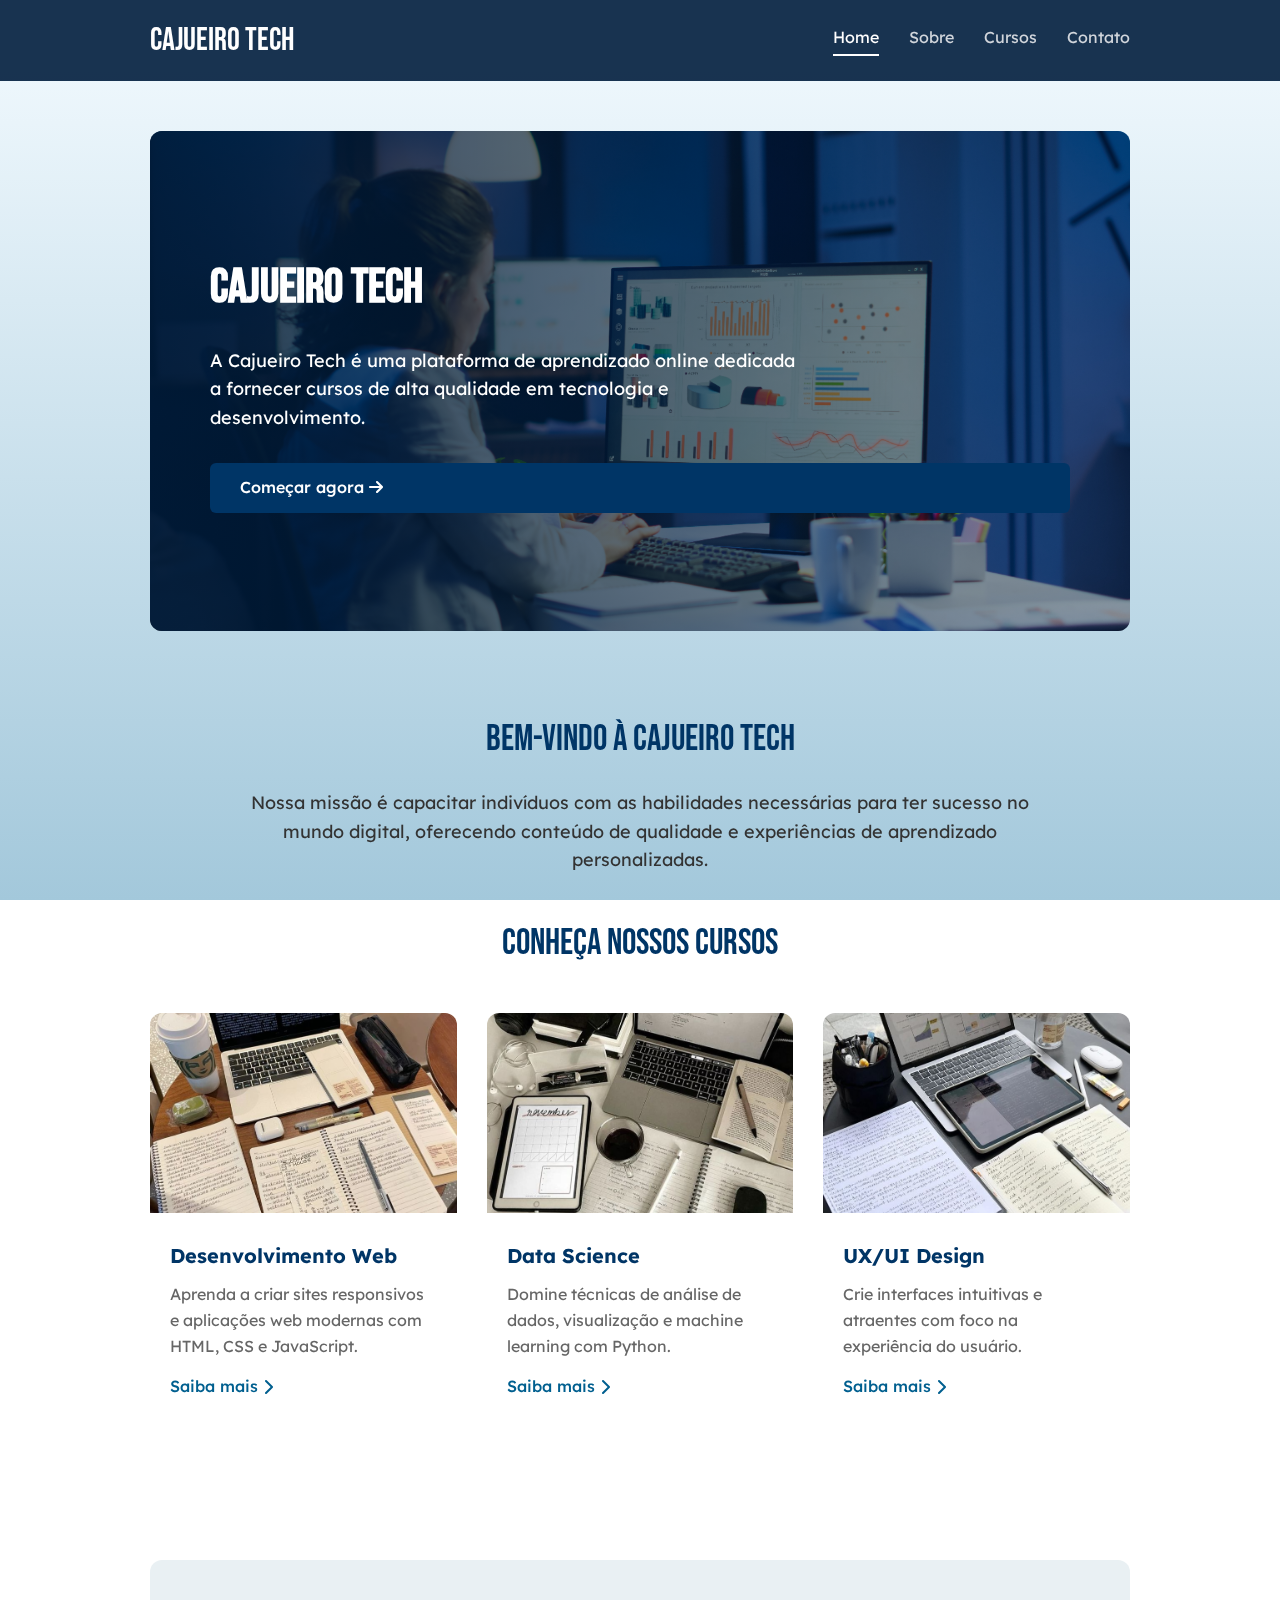
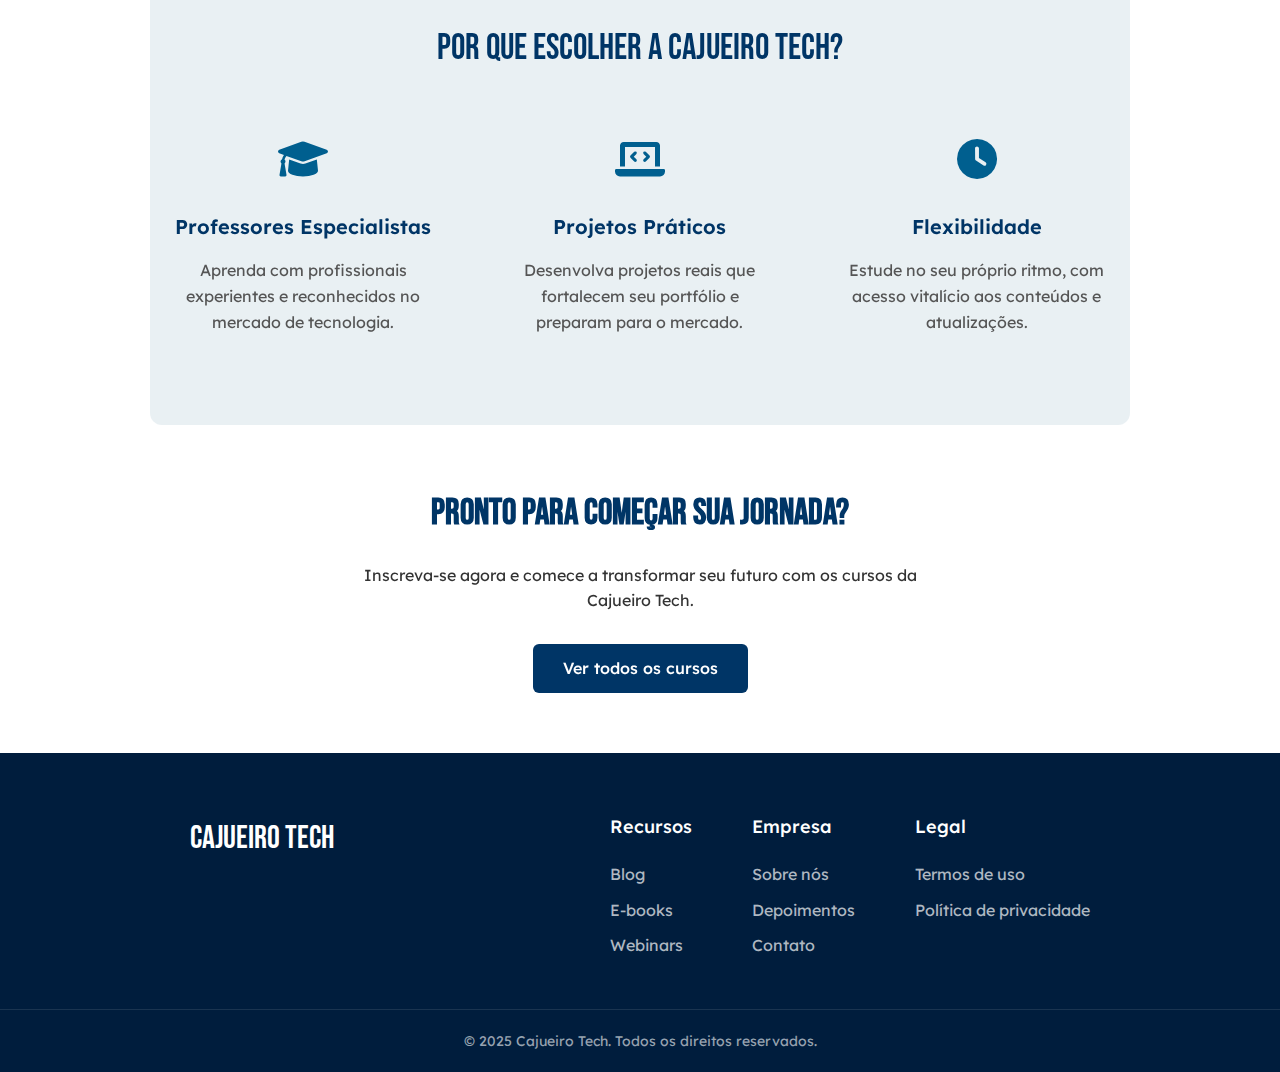
<file: index.html>
<!DOCTYPE html>
<html lang="pt-br">
<head>
    <meta charset="UTF-8">
    <meta name="viewport" content="width=device-width, initial-scale=1.0">
    <title>Cajueiro Tech - Página inicial</title>
    <link rel="preconnect" href="https://fonts.googleapis.com">
    <link rel="preconnect" href="https://fonts.gstatic.com" crossorigin>
    <link href="https://fonts.googleapis.com/css2?family=Bebas+Neue&display=swap" rel="stylesheet">
    <link href="https://fonts.googleapis.com/css2?family=Lexend+Deca:wght@100..900&display=swap" rel="stylesheet">
    <link rel="stylesheet" href="https://cdnjs.cloudflare.com/ajax/libs/font-awesome/6.0.0/css/all.min.css">
    <link rel="stylesheet" href="./CSS/inicio.css">
</head>


<body>
    <div class="floating-element floating-1"></div>
    <div class="floating-element floating-2"></div>
    
    <div class="hero-overlay">
        <header>
            <nav class="navbar">
                <div class="logo">Cajueiro Tech</div>
                <div class="nav-links">
                    <a href="index.html" class="active">Home</a>
                    <a href="sobre.html">Sobre</a>
                    <a href="cursos.html">Cursos</a>
                    <a href="contato.html">Contato</a>
                </div>
            </nav>
        </header>
    </div>

    <main>

        <div class="banner-container">
            <img src="./img/imagemprincipal.jpg" alt="Cajueiro Tech - Educação em Tecnologia" class="imagem-principal">
            <div class="banner-subtitulo">
                <h2>Cajueiro Tech</h2>
                <p>A Cajueiro Tech é uma plataforma de aprendizado online dedicada a fornecer cursos de alta qualidade em tecnologia e desenvolvimento.</p>
                <a href="cursos.html" class="botao">Começar agora <i class="fas fa-arrow-right"></i></a>
            </div>
        </div>

        <div class="container">
            <h1 class="titulo">Bem-vindo à Cajueiro Tech</h1>
            <p class="subtitulo">Nossa missão é capacitar indivíduos com as habilidades necessárias para ter sucesso no mundo digital, oferecendo conteúdo de qualidade e experiências de aprendizado personalizadas.</p>
            
            <h2 class="titulo">Conheça nossos cursos</h2>
            <div class="container-cursos">
                <div class="curso-card">
                    <img src="./img/curso1.jpg" alt="Desenvolvimento Web" class="curso-imagem">
                    <div class="curso-conteudo">
                        <h3>Desenvolvimento Web</h3>
                        <p>Aprenda a criar sites responsivos e aplicações web modernas com HTML, CSS e JavaScript.</p>
                        <a href="cursos.html" class="curso-link">Saiba mais <i class="fas fa-chevron-right"></i></a>
                    </div>
                </div>
                
                <div class="curso-card">
                    <img src="./img/curso2.jpg" alt="Data Science" class="curso-imagem">
                    <div class="curso-conteudo">
                        <h3>Data Science</h3>
                        <p>Domine técnicas de análise de dados, visualização e machine learning com Python.</p>
                        <a href="cursos.html" class="curso-link">Saiba mais <i class="fas fa-chevron-right"></i></a>
                    </div>
                </div>
                
                <div class="curso-card">
                    <img src="./img/curso3.jpg" alt="UX/UI Design" class="curso-imagem">
                    <div class="curso-conteudo">
                        <h3>UX/UI Design</h3>
                        <p>Crie interfaces intuitivas e atraentes com foco na experiência do usuário.</p>
                        <a href="cursos.html" class="curso-link">Saiba mais <i class="fas fa-chevron-right"></i></a>
                    </div>
                </div>
            </div>
        </div>

        <section class="secao-destaques">
            <h2 class="titulo">Por que escolher a Cajueiro Tech?</h2>
            <div class="destaques-grid">
                <div class="destaque-item">
                    <div class="destaque-icone">
                        <i class="fas fa-graduation-cap"></i>
                    </div>
                    <h3 class="destaque-titulo">Professores Especialistas</h3>
                    <p class="destaque-texto">Aprenda com profissionais experientes e reconhecidos no mercado de tecnologia.</p>
                </div>
                
                <div class="destaque-item">
                    <div class="destaque-icone">
                        <i class="fas fa-laptop-code"></i>
                    </div>
                    <h3 class="destaque-titulo">Projetos Práticos</h3>
                    <p class="destaque-texto">Desenvolva projetos reais que fortalecem seu portfólio e preparam para o mercado.</p>
                </div>
                
                <div class="destaque-item">
                    <div class="destaque-icone">
                        <i class="fas fa-clock"></i>
                    </div>
                    <h3 class="destaque-titulo">Flexibilidade</h3>
                    <p class="destaque-texto">Estude no seu próprio ritmo, com acesso vitalício aos conteúdos e atualizações.</p>
                </div>
            </div>
        </section>

        <div class="final">
            <h2>Pronto para começar sua jornada?</h2>
            <p>Inscreva-se agora e comece a transformar seu futuro com os cursos da Cajueiro Tech.</p>
            <a href="cursos.html" class="botao">Ver todos os cursos</a>
        </div>
    </main>

       <footer>
        <div class="footer-content">
            <div class="footer-logo">Cajueiro Tech</div>
            <div class="footer-links">
                <div class="footer-column">
                    <h3>Recursos</h3>
                    <a href="#">Blog</a>
                    <a href="#">E-books</a>
                    <a href="#">Webinars</a>
                </div>
                <div class="footer-column">
                    <h3>Empresa</h3>
                    <a href="#">Sobre nós</a>
                    <a href="#">Depoimentos</a>
                    <a href="#">Contato</a>
                </div>
                <div class="footer-column">
                    <h3>Legal</h3>
                    <a href="#">Termos de uso</a>
                    <a href="#">Política de privacidade</a>
                </div>
            </div>
        </div>
        <div class="copyright">
            &copy; 2025 Cajueiro Tech. Todos os direitos reservados.
        </div>
    </footer>
</body>
</html>
</file>
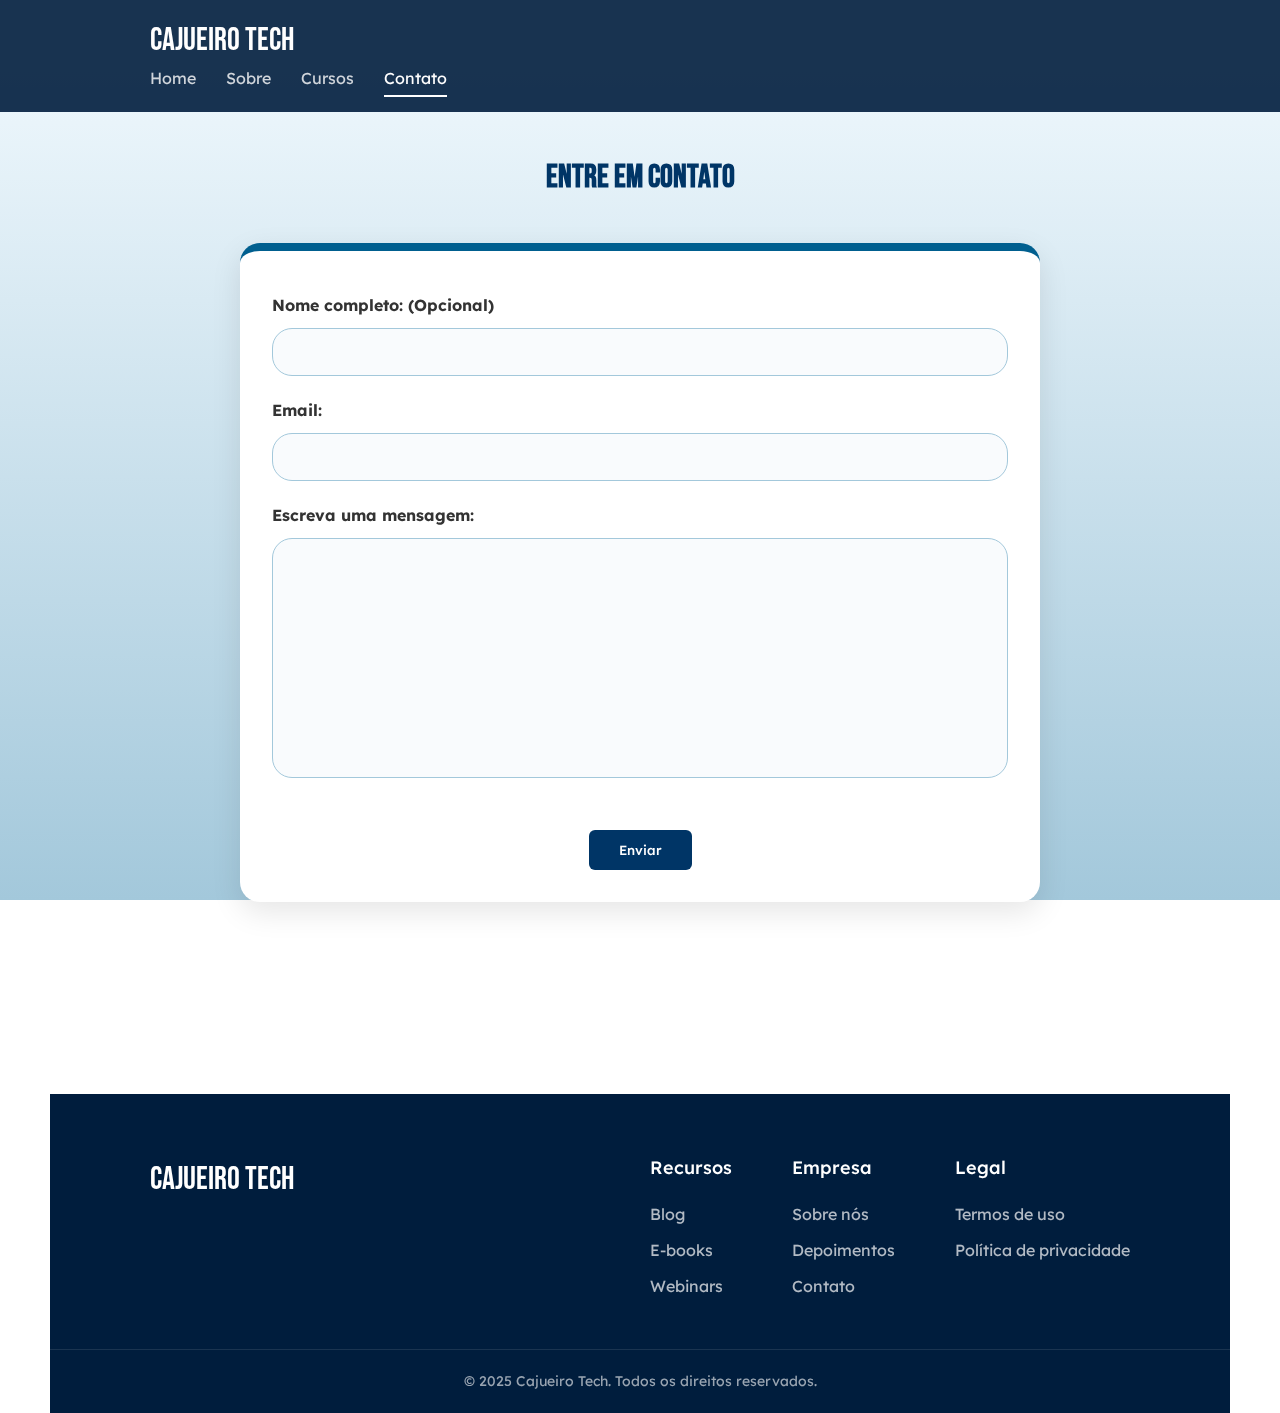
<file: contato.html>
<!DOCTYPE html>
<html lang="en">
<head>
    <meta charset="UTF-8">
    <meta name="viewport" content="width=device-width, initial-scale=1.0">
    <link rel="preconnect" href="https://fonts.googleapis.com">
    <link rel="preconnect" href="https://fonts.gstatic.com" crossorigin>
    <link href="https://fonts.googleapis.com/css2?family=Bebas+Neue&display=swap" rel="stylesheet">
    <link href="https://fonts.googleapis.com/css2?family=Lexend+Deca:wght@100..900&display=swap" rel="stylesheet">
    <link rel="stylesheet" href="https://cdnjs.cloudflare.com/ajax/libs/font-awesome/6.0.0/css/all.min.css">
    <link rel="stylesheet" href="./CSS/contato.css">
    <title>Cajueiro Tech - Contato</title>
</head>
<body>
    <header>
        <nav class="navbar">
            <div class="container">
                <div class="logo">Cajueiro Tech</div>
                <div class="nav-links">
                    <a href="index.html">Home</a>
                    <a href="sobre.html">Sobre</a>
                    <a href="cursos.html">Cursos</a>
                    <a href="contato.html" class="active">Contato</a>
                </div>
            </div>
        </nav>
    </header>
    <main>
        <h1>Entre em Contato</h1>
        <section class="contato-container">
            <div>
                <form action="https://formsubmit.co/guilherme.oliver@ba.estudante.senai.br" method="POST">
                    <div class="input-container">
                        <label for="Nome">Nome completo: (Opcional)</label>
                        <input type="text" name="Nome" autocomplete="off">
                    </div>
                    <div class="input-container">
                        <label for="email">Email:</label>
                        <input type="email" name="Email" id="email" autocomplete="off">
                    </div>
                    <div class="input-container">
                        <label for="message">Escreva uma mensagem:</label>
                        <textarea name="Mensagem" id="mensagem"></textarea><br>
                    </div>
                    <input type="hidden" name="_next" value="https://cajueiro-tech.netlify.app/contato">
                    <div id="botao-container">
                        <button type="submit" id="enviar">Enviar</button>
                    </div>
                </form>
            </div>
        </section>
    </main>
    <footer>
        <div class="footer-content">
            <div class="footer-logo">Cajueiro Tech</div>
            <div class="footer-links">
                <div class="footer-column">
                    <h3>Recursos</h3>
                    <a href="#">Blog</a>
                    <a href="#">E-books</a>
                    <a href="#">Webinars</a>
                </div>
                <div class="footer-column">
                    <h3>Empresa</h3>
                    <a href="#">Sobre nós</a>
                    <a href="#">Depoimentos</a>
                    <a href="#">Contato</a>
                </div>
                <div class="footer-column">
                    <h3>Legal</h3>
                    <a href="#">Termos de uso</a>
                    <a href="#">Política de privacidade</a>
                </div>
            </div>
        </div>
        <div class="copyright">
            &copy; 2025 Cajueiro Tech. Todos os direitos reservados.
        </div>
    </footer>
    <script>
        document.getElementById("enviar").addEventListener("click", function(event){
            let email = document.getElementById("email").value;
            let mensagem = document.getElementById("mensagem").value;
            if(!email.includes("@") || (!email.endsWith(".com") && !email.endsWith(".br"))){
                alert("Informe um email válido.");
                event.preventDefault();
            }else if (mensagem.length === 0){
                alert("É necessário enviar uma mensagem para entrar em contato.");
                event.preventDefault();
            } else {
                alert("Mensagem enviada com sucesso! Aguarde até entrarmos em contato por email.");
            }
        });
    </script>
</body>
</html>
</file>
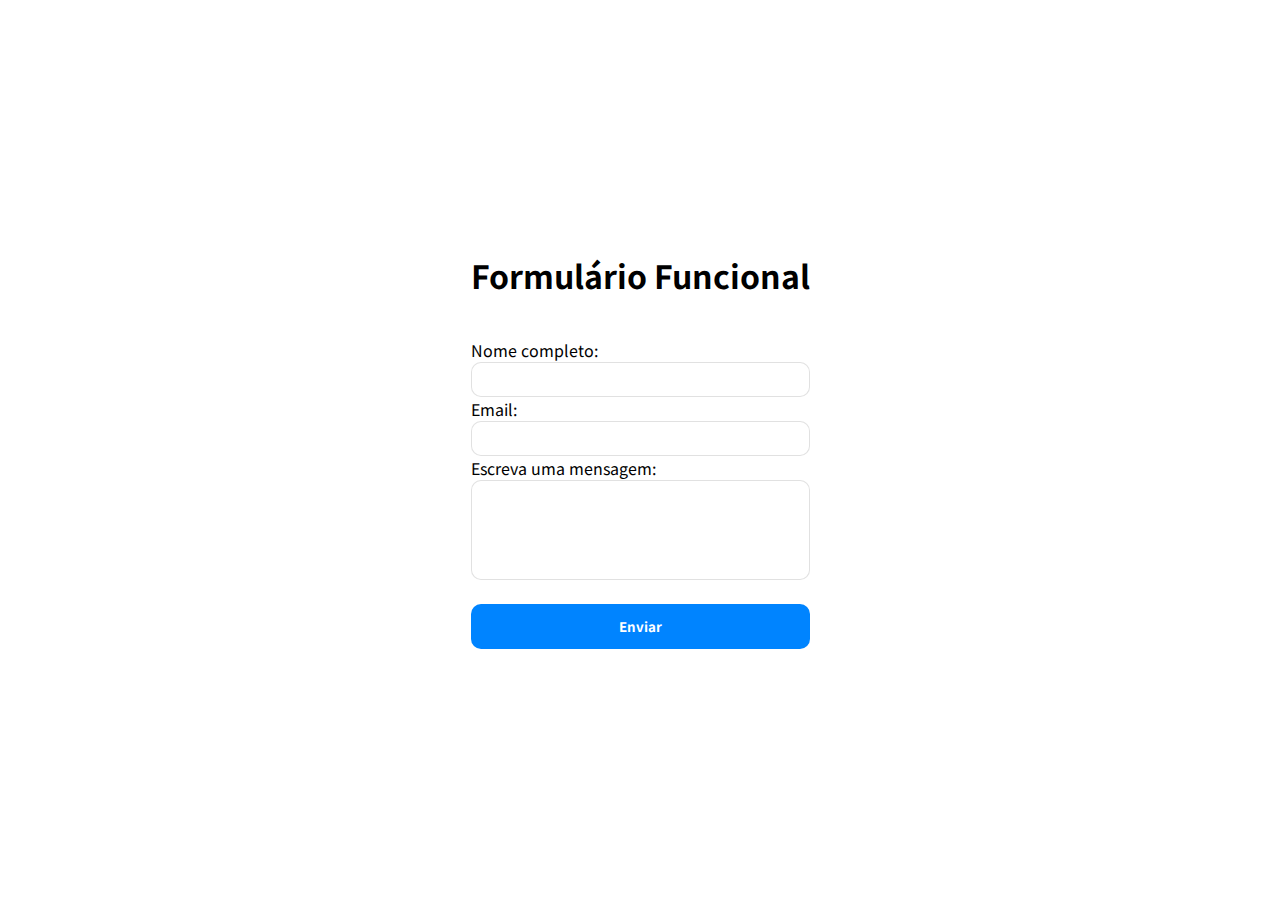
<file: formulario-funcional.html>
<!DOCTYPE html>
<html lang="en">
<head>
    <meta charset="UTF-8">
    <meta name="viewport" content="width=device-width, initial-scale=1.0">
    <link rel="preconnect" href="https://fonts.googleapis.com">
    <link rel="preconnect" href="https://fonts.gstatic.com" crossorigin>
    <link href="https://fonts.googleapis.com/css2?family=Noto+Sans+JP:wght@100..900&display=swap" rel="stylesheet">
    <title>Teste</title>
    <style>
        *{
            margin: 0;
            padding: 0;
            box-sizing: border-box;
            font-family: "Noto Sans JP";
        }
        body{
            display: flex;
            width: 100%;
            height: 100vh;
            justify-content: center;
            align-items: center;
        }
        main{
            display: flex;
            flex-direction: column;
            gap: 40px;
        }
        form{
            display: flex;
            flex-direction: column;
        }
        input{
            width: 100%;
            border: 1px solid rgba(0, 0, 0, 0.116);
            border-radius: 10px;
            height: 35px;
            padding: 0px 10px 0px 10px;
        }
        input:focus{
            outline: none;
        }
        textarea{
            width: 100%;
            border: 1px solid rgba(0, 0, 0, 0.116);
            border-radius: 10px;
            height: 100px;
            padding: 10px 10px 10px 10px;
            resize: none;
        }
        textarea:focus{
            outline: none;
        }
        button{
            border: none;
            height: 45px;
            border-radius: 10px;
            background-color: rgb(0, 132, 255);
            color: white;
            font-weight: bold;
            cursor: pointer;
        }
        button:hover{
            background-color: rgb(0, 97, 187);
        }
    </style>
</head>
<body>
  <!--
    Copiar somente essa parte a baixo
                                 ||
                                 ||
                                 \/
  -->
    <main>
        <h1>Formulário Funcional</h1>
        <form action="https://formsubmit.co/guilherme.oliver@ba.estudante.senai.br" method="POST">
            <label for="Nome">Nome completo:</label>
            <input type="text" name="Nome" autocomplete="off" required>
            <label for="email">Email:</label>
            <input type="email" name="Email" autocomplete="off" required>
            <label for="message">Escreva uma mensagem:</label>
            <textarea name="Mensagem"></textarea><br>
            <button type="submit">Enviar</button>
       </form>
    </main>
</body>
</html>
</file>
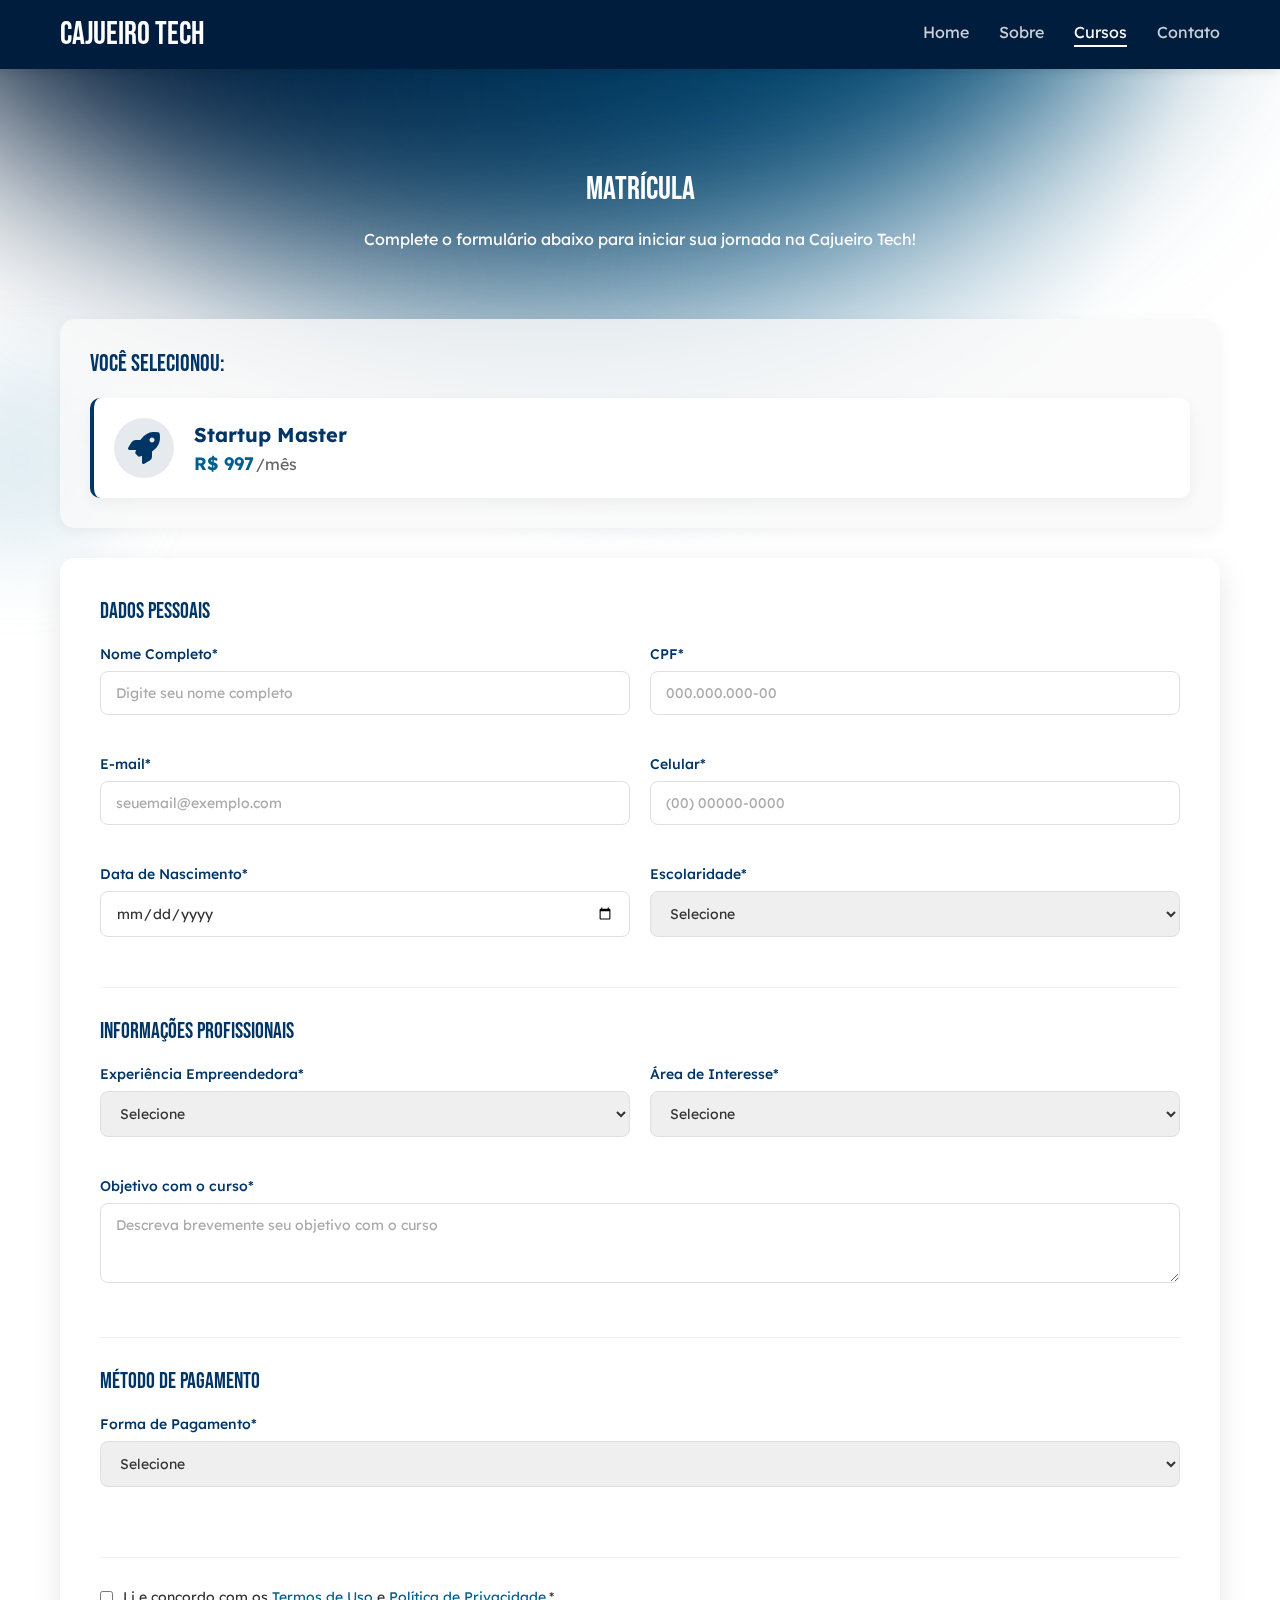
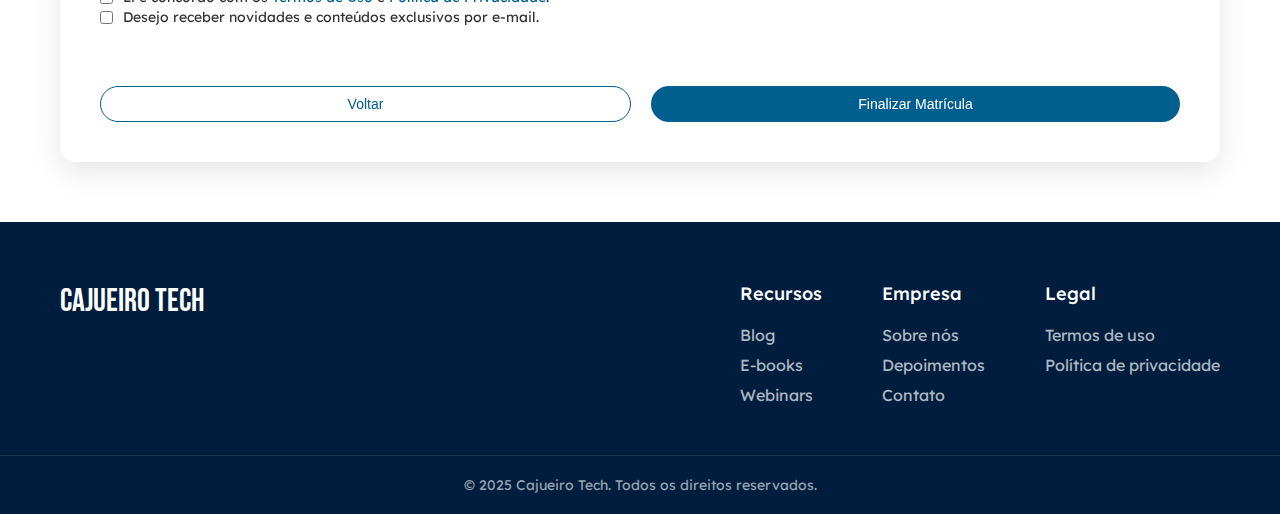
<file: matriculamaster.html>
<!DOCTYPE html>
<html lang="pt-br">
<head>
    <meta charset="UTF-8">
    <meta name="viewport" content="width=device-width, initial-scale=1.0">
    <title>Cajueiro Tech - Matrícula</title>
    <link rel="preconnect" href="https://fonts.googleapis.com">
    <link rel="preconnect" href="https://fonts.gstatic.com" crossorigin>
    <link href="https://fonts.googleapis.com/css2?family=Bebas+Neue&display=swap" rel="stylesheet">
    <link href="https://fonts.googleapis.com/css2?family=Lexend+Deca:wght@100..900&display=swap" rel="stylesheet">
    <link rel="stylesheet" href="https://cdnjs.cloudflare.com/ajax/libs/font-awesome/6.0.0/css/all.min.css">
    <link rel="stylesheet" href="./CSS/cursos.css">
    <link rel="stylesheet" href="./CSS/matriculamaster.css">
    <script src="./JS/matriculamaster.js"></script>
</head>

<body>
    <header>
        <nav class="navbar">
            <div class="container">
                <div class="logo">Cajueiro Tech</div>
                <div class="nav-links">
                    <a href="index.html">Home</a>
                    <a href="sobre.html">Sobre</a>
                    <a href="cursos.html" class="active">Cursos</a>
                    <a href="contato.html">Contato</a>
                </div>
            </div>
        </nav>
    </header>

    <div class="hero-section"></div>
    
    <div class="floating-element floating-2"></div>
    
    <div class="hero-overlay">
        <div class="hero-content">
            <h1 class="h1">Matrícula</h1>
            <p class="p">Complete o formulário abaixo para iniciar sua jornada na Cajueiro Tech!</p>
        </div>
    </div>

    <main>
        <div class="matricula-container">
            <div class="curso-selecionado">
                <div class="curso-info">
                    <h2>Você selecionou:</h2>
                    <div id="curso-card" class="curso-card">
                        <div class="curso-icon">
                            <i class="fas fa-rocket"></i>
                        </div>
                        <div class="curso-detalhes">
                            <h3 id="curso-nome">Startup Master</h3>
                            <p class="curso-valor"><span id="curso-valor">R$ 997</span><span class="mes">/mês</span></p>
                        </div>
                    </div>
                </div>
            </div>

            <div class="form-container">
                <form id="matricula-form" method="post" action="processa_matricula.php">
                    <input type="hidden" id="curso-id" name="curso-id" value="plus">
                    
                    <div class="form-section">
                        <h3 class="section-title">Dados Pessoais</h3>
                        
                        <div class="form-row">
                            <div class="form-group">
                                <label for="nome">Nome Completo*</label>
                                <input type="text" id="nome" name="nome" placeholder="Digite seu nome completo" required>
                                <span class="error-message" id="erro-nome"></span>
                            </div>
                            
                            <div class="form-group">
                                <label for="cpf">CPF*</label>
                                <input type="text" id="cpf" name="cpf" placeholder="000.000.000-00" required maxlength="14">
                                <span class="error-message" id="erro-cpf"></span>
                            </div>
                        </div>
                        
                        <div class="form-row">
                            <div class="form-group">
                                <label for="email">E-mail*</label>
                                <input type="email" id="email" name="email" placeholder="seuemail@exemplo.com" required>
                                <span class="error-message" id="erro-email"></span>
                            </div>
                            
                            <div class="form-group">
                                <label for="telefone">Celular*</label>
                                <input type="tel" id="telefone" name="telefone" placeholder="(00) 00000-0000" required maxlength="15">
                                <span class="error-message" id="erro-telefone"></span>
                            </div>
                        </div>
                        
                        <div class="form-row">
                            <div class="form-group">
                                <label for="data-nascimento">Data de Nascimento*</label>
                                <input type="date" id="data-nascimento" name="data-nascimento" required>
                                <span class="error-message" id="erro-data-nascimento"></span>
                            </div>
                            
                            <div class="form-group">
                                <label for="escolaridade">Escolaridade*</label>
                                <select id="escolaridade" name="escolaridade" required>
                                    <option value="">Selecione</option>
                                    <option value="medio">Ensino Médio</option>
                                    <option value="superior">Ensino Superior</option>
                                    <option value="pos">Pós-graduação</option>
                                    <option value="mestrado">Mestrado</option>
                                    <option value="doutorado">Doutorado</option>
                                </select>
                                <span class="error-message" id="erro-escolaridade"></span>
                            </div>
                        </div>
                    </div>
                    
                    <div class="form-section">
                        <h3 class="section-title">Informações Profissionais</h3>
                        
                        <div class="form-row">
                            <div class="form-group">
                                <label for="experiencia">Experiência Empreendedora*</label>
                                <select id="experiencia" name="experiencia" required>
                                    <option value="">Selecione</option>
                                    <option value="nenhuma">Nenhuma experiência prévia</option>
                                    <option value="iniciante">Iniciante (menos de 1 ano)</option>
                                    <option value="intermediario">Intermediário (1-3 anos)</option>
                                    <option value="avancado">Avançado (mais de 3 anos)</option>
                                </select>
                                <span class="error-message" id="erro-experiencia"></span>
                            </div>
                            
                            <div class="form-group">
                                <label for="area-interesse">Área de Interesse*</label>
                                <select id="area-interesse" name="area-interesse" required>
                                    <option value="">Selecione</option>
                                    <option value="tecnologia">Tecnologia</option>
                                    <option value="saude">Saúde</option>
                                    <option value="educacao">Educação</option>
                                    <option value="financas">Finanças</option>
                                    <option value="varejo">Varejo</option>
                                    <option value="servicos">Serviços</option>
                                    <option value="outro">Outro</option>
                                </select>
                                <span class="error-message" id="erro-area-interesse"></span>
                            </div>
                        </div>
                        
                        <div class="form-row">
                            <div class="form-group full-width">
                                <label for="objetivo">Objetivo com o curso*</label>
                                <textarea id="objetivo" name="objetivo" rows="3" placeholder="Descreva brevemente seu objetivo com o curso" required></textarea>
                                <span class="error-message" id="erro-objetivo"></span>
                            </div>
                        </div>
                    </div>
                    
                    <div class="form-section">
                        <h3 class="section-title">Método de Pagamento</h3>
                        
                        <div class="form-row">
                            <div class="form-group">
                                <label for="metodo-pagamento">Forma de Pagamento*</label>
                                <select id="metodo-pagamento" name="metodo-pagamento" required>
                                    <option value="">Selecione</option>
                                    <option value="cartao">Cartão de Crédito</option>
                                    <option value="boleto">Boleto Bancário</option>
                                    <option value="pix">PIX</option>
                                </select>
                                <span class="error-message" id="erro-metodo-pagamento"></span>
                            </div>
                        </div>
                        
                        <div id="campos-cartao" class="campos-pagamento" style="display: none;">
                            <div class="form-row">
                                <div class="form-group full-width">
                                    <label for="cartao-nome">Nome no Cartão*</label>
                                    <input type="text" id="cartao-nome" name="cartao-nome" placeholder="Nome como está no cartão">
                                    <span class="error-message" id="erro-cartao-nome"></span>
                                </div>
                            </div>
                            
                            <div class="form-row">
                                <div class="form-group">
                                    <label for="cartao-numero">Número do Cartão*</label>
                                    <input type="text" id="cartao-numero" name="cartao-numero" placeholder="0000 0000 0000 0000" maxlength="19">
                                    <span class="error-message" id="erro-cartao-numero"></span>
                                </div>
                                
                                <div class="form-group">
                                    <label for="cartao-validade">Validade*</label>
                                    <input type="text" id="cartao-validade" name="cartao-validade" placeholder="MM/AA" maxlength="5">
                                    <span class="error-message" id="erro-cartao-validade"></span>
                                </div>
                                
                                <div class="form-group">
                                    <label for="cartao-cvv">CVV*</label>
                                    <input type="text" id="cartao-cvv" name="cartao-cvv" placeholder="123" maxlength="3">
                                    <span class="error-message" id="erro-cartao-cvv"></span>
                                </div>
                            </div>
                        </div>
                        
                        <div id="campos-pix" class="campos-pagamento" style="display: none;">
                            <div class="pix-info">
                                <p>Após confirmar sua matrícula, você receberá um QR Code para pagamento via PIX.</p>
                            </div>
                        </div>
                        
                        <div id="campos-boleto" class="campos-pagamento" style="display: none;">
                            <div class="boleto-info">
                                <p>Após confirmar sua matrícula, você receberá o boleto por e-mail para pagamento em até 3 dias úteis.</p>
                            </div>
                        </div>
                    </div>
                    
                    <div class="form-section termos-section">
                        <div class="form-group check-group">
                            <input type="checkbox" id="termos" name="termos" required>
                            <label for="termos">Li e concordo com os <a href="#" class="link-termos">Termos de Uso</a> e <a href="#" class="link-termos">Política de Privacidade</a>.*</label>
                            <span class="error-message" id="erro-termos"></span>
                        </div>
                        
                        <div class="form-group check-group">
                            <input type="checkbox" id="newsletter" name="newsletter">
                            <label for="newsletter">Desejo receber novidades e conteúdos exclusivos por e-mail.</label>
                        </div>
                    </div>
                    
                    <div class="form-buttons">
                        <button type="button" class="button-outline" onclick="window.history.back()">Voltar</button>
                        <button type="submit" class="button" id="btn-matricular">Finalizar Matrícula</button>
                    </div>
                </form>
            </div>
        </div>
    </main>

    <footer>
        <div class="footer-content">
            <div class="footer-logo">Cajueiro Tech</div>
            <div class="footer-links">
                <div class="footer-column">
                    <h3>Recursos</h3>
                    <a href="#">Blog</a>
                    <a href="#">E-books</a>
                    <a href="#">Webinars</a>
                </div>
                <div class="footer-column">
                    <h3>Empresa</h3>
                    <a href="#">Sobre nós</a>
                    <a href="#">Depoimentos</a>
                    <a href="#">Contato</a>
                </div>
                <div class="footer-column">
                    <h3>Legal</h3>
                    <a href="#">Termos de uso</a>
                    <a href="#">Política de privacidade</a>
                </div>
            </div>
        </div>
        <div class="copyright">
            &copy; 2025 Cajueiro Tech. Todos os direitos reservados.
        </div>
    </footer>

</body>
</html>
</file>
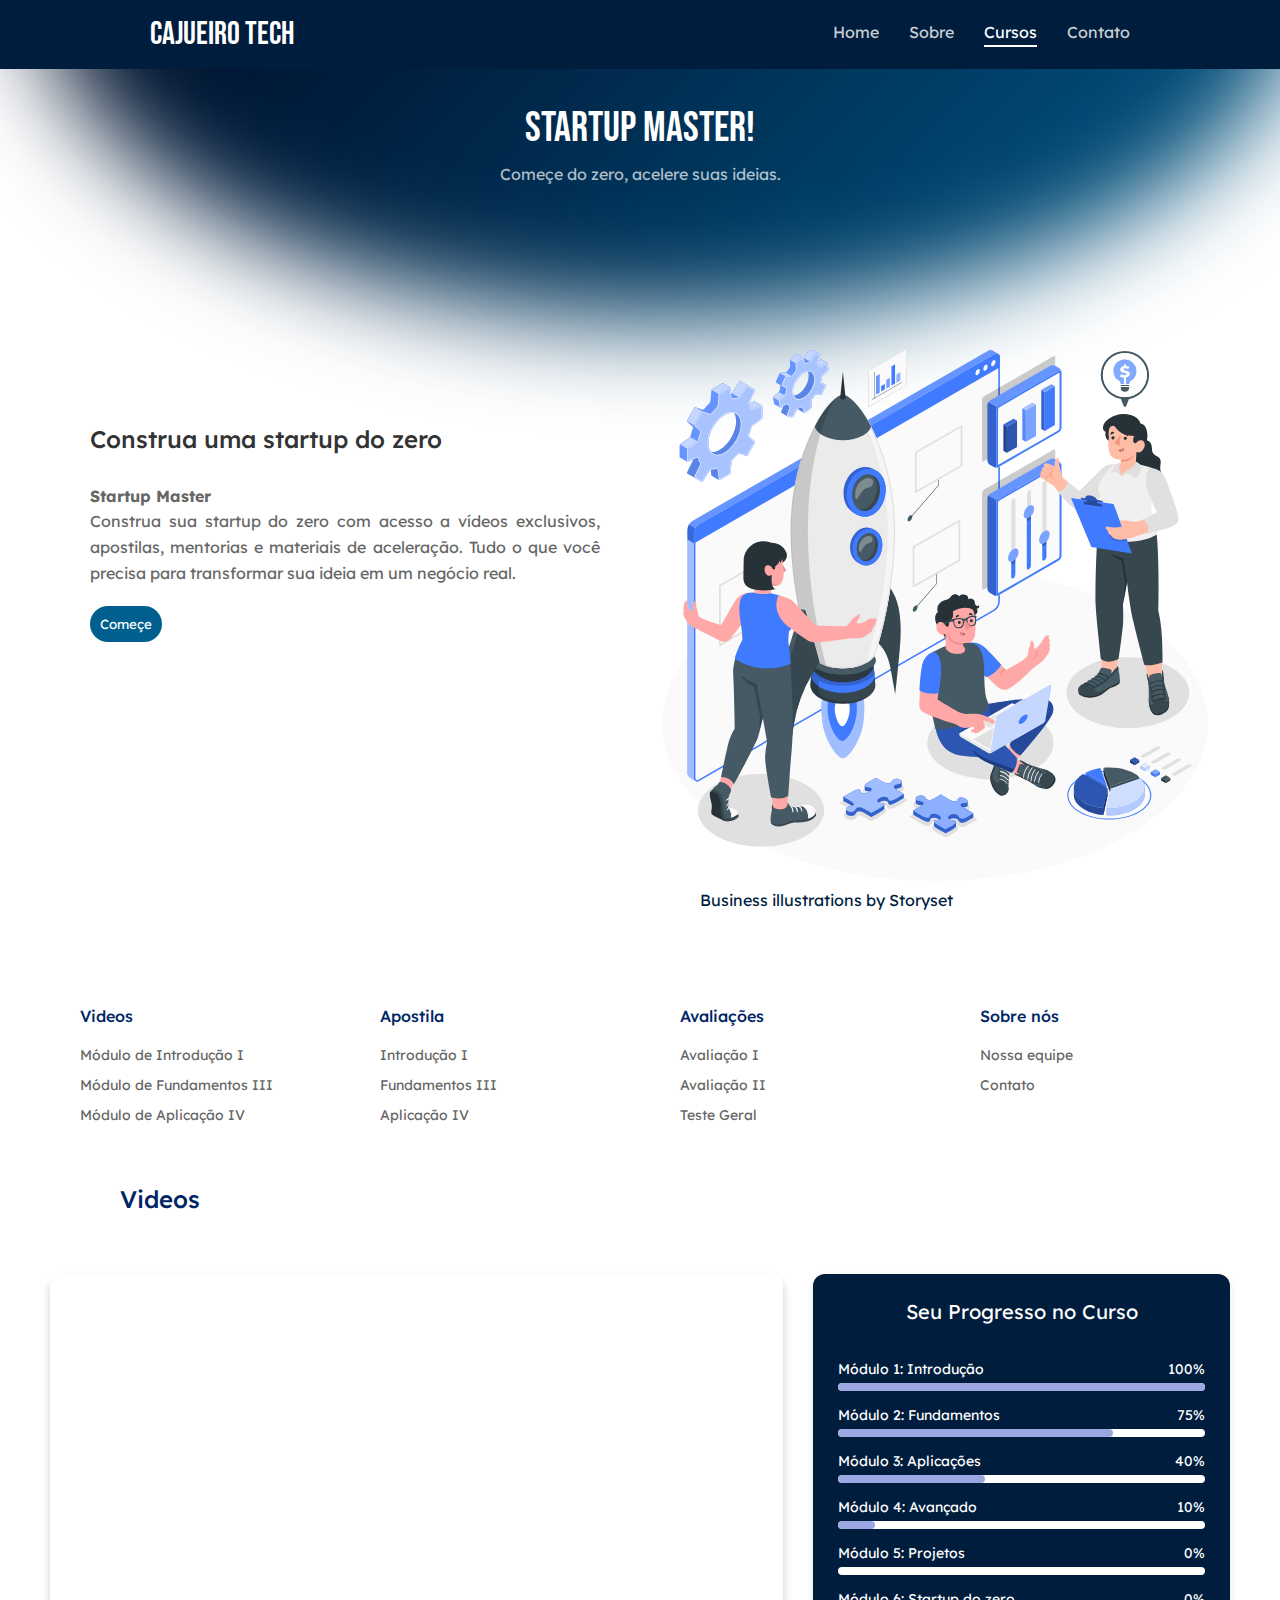
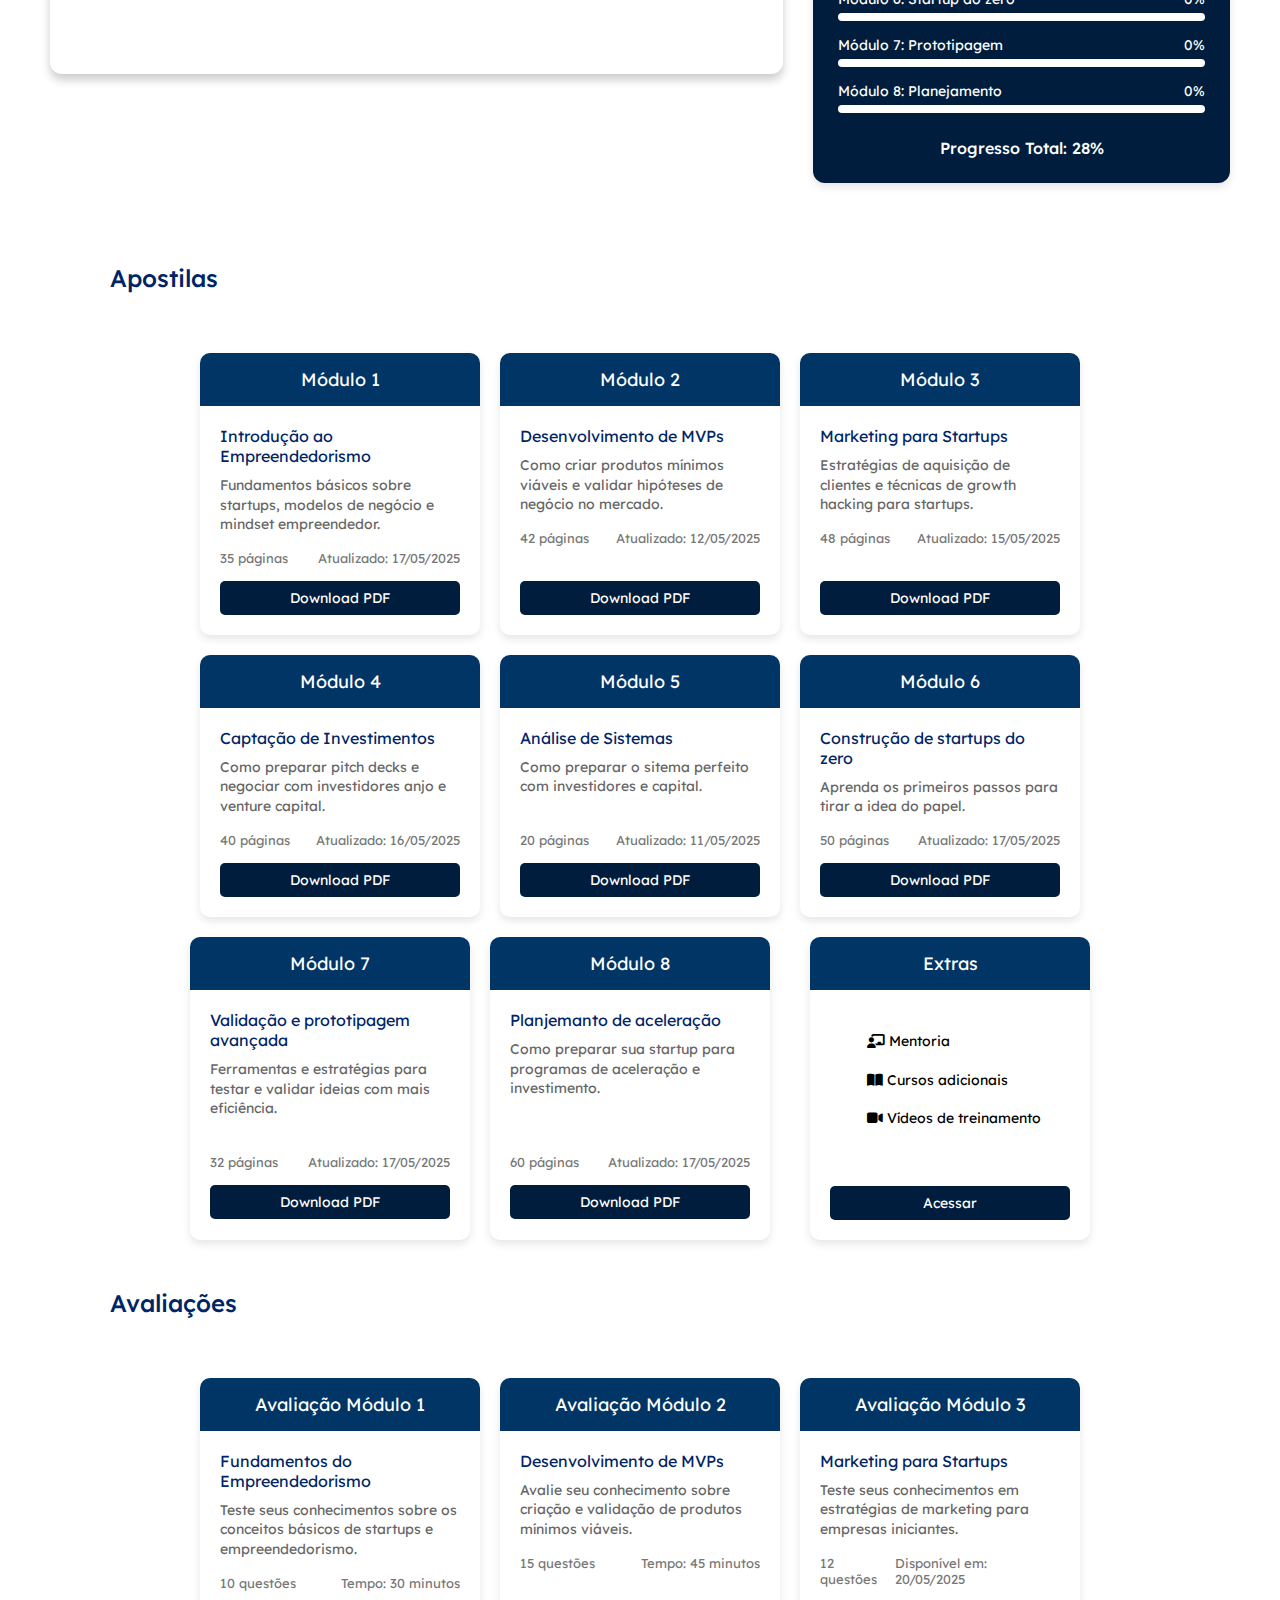
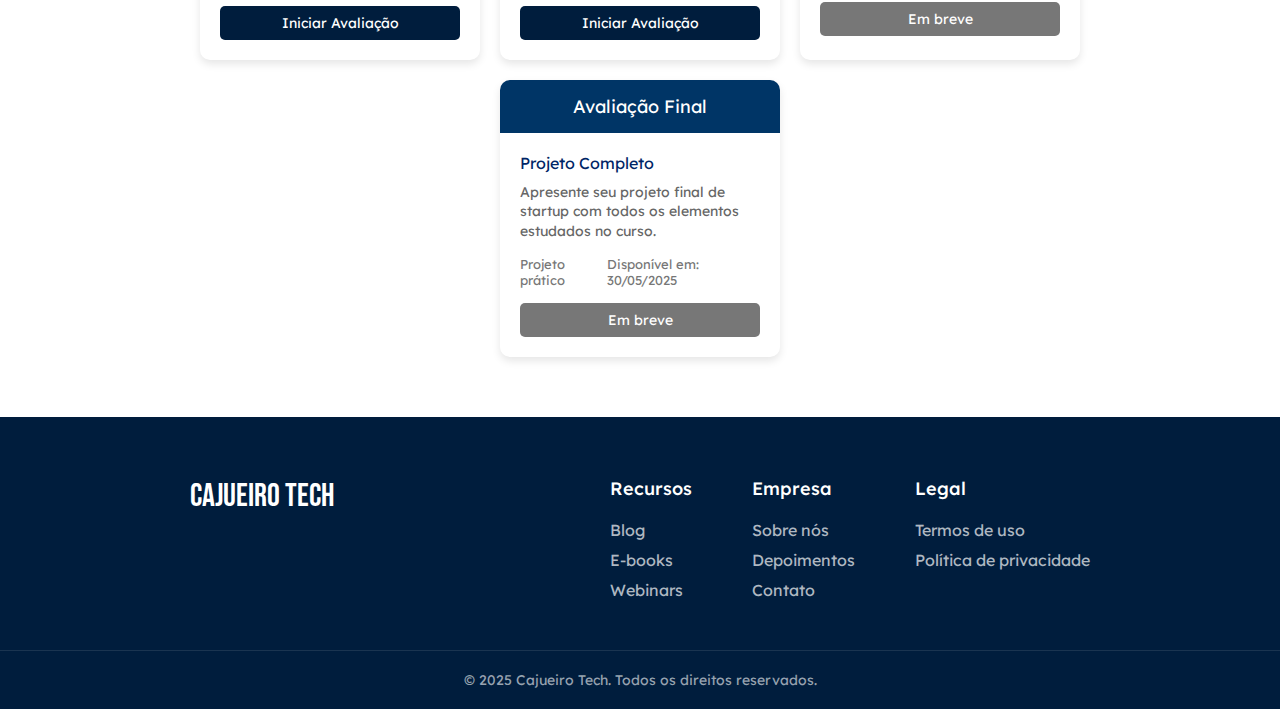
<file: startupmaster.html>
<!DOCTYPE html>
<html lang="pt-br">
<head>
    <meta charset="UTF-8">
    <meta name="viewport" content="width=device-width, initial-scale=1.0">
    <title>Startup Master</title>
    <link rel="preconnect" href="https://fonts.googleapis.com">
    <link rel="preconnect" href="https://fonts.gstatic.com" crossorigin>
    <link href="https://fonts.googleapis.com/css2?family=Bebas+Neue&display=swap" rel="stylesheet">
    <link href="https://fonts.googleapis.com/css2?family=Lexend+Deca:wght@100..900&display=swap" rel="stylesheet">
    <link rel="stylesheet" href="https://cdnjs.cloudflare.com/ajax/libs/font-awesome/6.0.0/css/all.min.css">
    <link rel="stylesheet" href="https://cdnjs.cloudflare.com/ajax/libs/font-awesome/6.5.0/css/all.min.css">
    <link rel="stylesheet" href="./CSS/startupmaster.css">
</head>

<body>
    <div class="hero-section"></div>    
    <div class="hero-overlay">
        <header>
            <nav class="navbar">
                <div class="logo">Cajueiro Tech</div>
                <div class="nav-links">
                    <a href="index.html">Home</a>
                    <a href="sobre.html">Sobre</a>
                    <a href="cursos.html" class="active">Cursos</a>
                    <a href="contato.html">Contato</a>
                </div>
            </nav>
        </header>
        
        <div class="hero-content">
            <h1 class="h1">Startup Master!</h1>
            <p class="p">Começe do zero, acelere suas ideias.</p>
        </div>
    </div>

    <main>
        <div class="container">
            <div class="item">
                <div class="infobox">
                    <h2 class="h2">Construa uma startup do zero</h2>
                    <p class="pepi"><strong>Startup Master</strong><br>
                    Construa sua startup do zero com acesso a vídeos exclusivos, apostilas, mentorias e materiais de aceleração.
                    Tudo o que você precisa para transformar sua ideia em um negócio real.
                    </p>
                    <button onclick="document.querySelector('.title-video').scrollIntoView({ behavior: 'smooth' });">Começe</button>
                </div>
            </div>
            <div class="item">
                    <img class="imagem" src="img\starting-a-business-proyect-animate.svg" alt="Imagem de desenvolvedores trabalhando">
                    <a class="link" href="https://storyset.com/business">Business illustrations by Storyset</a>
            </div>
        </div>

        <div class="sections-container">         
        <div class="section">                          
           <a href="#videos"><h3>Videos</h3></a>    
            <p>Módulo de Introdução I</p>             
            <p>Módulo de Fundamentos III</p>             
            <p>Módulo de Aplicação IV</p>         
        </div>         
        <div class="section">             
            <a href="#apostilhas"><h3>Apostila</h3></a>          
            <p>Introdução I</p>             
            <p>Fundamentos III</p>             
            <p>Aplicação IV</p>         
        </div>         
        <div class="section">             
            <a href="#avaliacoes"><h3>Avaliações</h3></a>           
            <p>Avaliação I</p>  
            <p>Avaliação II</p>           
            <p>Teste Geral</p>         
        </div>         
        <div class="section">             
            <a href="sobre.html"><h3>Sobre nós</h3></a>         
            <p>Nossa equipe</p>             
            <p>Contato</p>         
        </div>     
    </div>      
    
   
    <div class="title-video">     
        <h2 class="section-title">Videos</h2>
    </div>
    <div class="video-progress-section">
       
        <div class="video-container" id="videos">
            <iframe src="https://www.youtube.com/embed/Ku-Va7UV9Gs?si=oEJJqvrzdI3CqGLj" title="Aula Atual" frameborder="0" allow="accelerometer; autoplay; clipboard-write; encrypted-media; gyroscope; picture-in-picture" allowfullscreen></iframe>
        </div>
        <div class="progress-container">
            <h3 class="progress-title">Seu Progresso no Curso</h3>
            
            <div class="progress-item">
                <div class="progress-item-title">
                    <span class="pp">Módulo 1: Introdução</span>
                    <span class="pp">100%</span>
                </div>
                <div class="progress-bar-bg">
                    <div class="progress-bar-fill" style="width: 100%"></div>
                </div>
            </div>
            
            <div class="progress-item">
                <div class="progress-item-title">
                    <span class="pp">Módulo 2: Fundamentos</span>
                    <span class="pp">75%</span>
                </div>
                <div class="progress-bar-bg">
                    <div class="progress-bar-fill" style="width: 75%"></div>
                </div>
            </div>
            
            <div class="progress-item">
                <div class="progress-item-title">
                    <span class="pp">Módulo 3: Aplicações</span>
                    <span class="pp">40%</span>
                </div>
                <div class="progress-bar-bg">
                    <div class="progress-bar-fill" style="width: 40%"></div>
                </div>
            </div>
            
            <div class="progress-item">
                <div class="progress-item-title">
                    <span class="pp">Módulo 4: Avançado</span>
                    <span class="pp">10%</span>
                </div>
                <div class="progress-bar-bg">
                    <div class="progress-bar-fill" style="width: 10%"></div>
                </div>
            </div>
            
            <div class="progress-item">
                <div class="progress-item-title">
                    <span class="pp">Módulo 5: Projetos</span>
                    <span class="pp">0%</span>
                </div>
                <div class="progress-bar-bg">
                    <div class="progress-bar-fill" style="width: 0%"></div>
                </div>
            </div>

            <div class="progress-item">
                <div class="progress-item-title">
                    <span class="pp">Módulo 6: Startup do zero</span>
                    <span class="pp">0%</span>
                </div>
                <div class="progress-bar-bg">
                    <div class="progress-bar-fill" style="width: 0%"></div>
                </div>
            </div>

            <div class="progress-item">
                <div class="progress-item-title">
                    <span class="pp">Módulo 7: Prototipagem</span>
                    <span class="pp">0%</span>
                </div>
                <div class="progress-bar-bg">
                    <div class="progress-bar-fill" style="width: 0%"></div>
                </div>
            </div>
            
            <div class="progress-item">
                <div class="progress-item-title">
                    <span class="pp">Módulo 8: Planejamento</span>
                    <span class="pp">0%</span>
                </div>
                <div class="progress-bar-bg">
                    <div class="progress-bar-fill" style="width: 0%"></div>
                </div>
            </div>
            
            <div style="text-align: center; margin-top: 25px;">
                <p style="font-weight: 500; color: #ffffff;">Progresso Total: 28%</p>
            </div>
        </div>
    </div>

        <div class="apostilas-section" id="apostilhas">
        <h2 class="section-title">Apostilas</h2>
        <div class="cards-container">
            <div class="card">
                <div class="card-header">
                    <h3  class="titlecard">Módulo 1</h3>
                </div>
                <div class="card-content">
                    <h4 class="card-title">Introdução ao Empreendedorismo</h4>
                    <p class="card-description">Fundamentos básicos sobre startups, modelos de negócio e mindset empreendedor.</p>
                    <div class="card-details">
                        <span>35 páginas</span>
                        <span>Atualizado: 17/05/2025</span>
                    </div>
                    <a href="#" class="download-btn">Download PDF</a>
                </div>
            </div>
            
            <div class="card">
                <div class="card-header">
                    <h3  class="titlecard">Módulo 2</h3>
                </div>
                <div class="card-content">
                    <h4 class="card-title">Desenvolvimento de MVPs</h4>
                    <p class="card-description">Como criar produtos mínimos viáveis e validar hipóteses de negócio no mercado.</p>
                    <div class="card-details">
                        <span>42 páginas</span>
                        <span>Atualizado: 12/05/2025</span>
                    </div>
                    <br>
                    <a href="#" class="download-btn">Download PDF</a>
                </div>
            </div>
            
            <div class="card">
                <div class="card-header">
                    <h3 class="titlecard">Módulo 3</h3>
                </div>
                <div class="card-content">
                    <h4 class="card-title">Marketing para Startups</h4>
                    <p class="card-description">Estratégias de aquisição de clientes e técnicas de growth hacking para startups.</p>
                    <div class="card-details">
                        <span>48 páginas</span>
                        <span>Atualizado: 15/05/2025</span>
                    </div>
                    <br>
                    <a href="#" class="download-btn">Download PDF</a>
                </div>
            </div>
            
            <div class="card">
                <div class="card-header">
                    <h3  class="titlecard">Módulo 4</h3>
                </div>
                <div class="card-content">
                    <h4 class="card-title">Captação de Investimentos</h4>
                    <p class="card-description">Como preparar pitch decks e negociar com investidores anjo e venture capital.</p>
                    <div class="card-details">
                        <span>40 páginas</span>
                        <span>Atualizado: 16/05/2025</span>
                    </div>
                  
                    <a href="#" class="download-btn">Download PDF</a>
                </div>
            </div>

            <div class="card">
                <div class="card-header">
                    <h3  class="titlecard">Módulo 5</h3>
                </div>
                <div class="card-content">
                    <h4 class="card-title">Análise de Sistemas</h4>
                    <p class="card-description">Como preparar o sitema perfeito com investidores e capital.</p>
                    <br>
                    <div class="card-details">
                        <span>20 páginas</span>
                        <span>Atualizado: 11/05/2025</span>
                    </div>
                    <a href="#" class="download-btn">Download PDF</a>
                </div>
            </div>

            <div class="card">
                <div class="card-header">
                    <h3  class="titlecard">Módulo 6</h3>
                </div>
                <div class="card-content">
                    <h4 class="card-title">Construção de startups do zero</h4>
                    <p class="card-description">Aprenda os primeiros passos para tirar a idea do papel.</p>
                    <div class="card-details">
                        <span>50 páginas</span>
                        <span>Atualizado: 17/05/2025</span>
                    </div>
                    <a href="#" class="download-btn">Download PDF</a>
                </div>
            </div>

            <div class="card">
                <div class="card-header">
                    <h3  class="titlecard">Módulo 7</h3>
                </div>
                <div class="card-content">
                    <h4 class="card-title">Validação e prototipagem avançada</h4>
                    <p class="card-description">Ferramentas e estratégias para testar e validar ideias com mais eficiência.</p>
                    <br>
                    <div class="card-details">
                        <span>32 páginas</span>
                        <span>Atualizado: 17/05/2025</span>
                    </div>
                    <a href="#" class="download-btn">Download PDF</a>
                </div>
            </div>

            <div class="card">
                <div class="card-header">
                    <h3  class="titlecard">Módulo 8</h3>
                </div>
                <div class="card-content">
                    <h4 class="card-title">Planjemanto de aceleração</h4>
                    <p class="card-description">Como preparar sua startup para programas de aceleração e investimento.</p>
                    <br>
                    <br>
                    <div class="card-details">
                        <span>60 páginas</span>
                        <span>Atualizado: 17/05/2025</span>
                    </div>
                    <a href="#" class="download-btn">Download PDF</a>
                </div>
            </div>
            <br>
            <div class="card" id="elementos">
                <div class="card-header">
                    <h3  class="titlecard">Extras</h3>
                </div>
                <div class="card-content">
                    <br>
                    <p class="card-description" id="elementos"><i class="fas fa-chalkboard-teacher"></i> Mentoria</p>
                    <p class="card-description" id="elementos"><i class="fas fa-book-open"></i> Cursos adicionais</p>
                    <p class="card-description" id="elementos"><i class="fas fa-video"></i> Vídeos de treinamento</p>
                    <br>
                    <br>
                    <a href="#" class="download-btn">Acessar</a>
                </div>
            </div>
        </div>
    </div>
    
   
    <div id="avaliacoes" class="avaliacoes-section">
        <h2 class="section-title">Avaliações</h2>
        <div class="cards-container">
            <div class="avaliacao-card">
                <div class="avaliacao-header">
                    <h3 class="titlecard">Avaliação Módulo 1 </h3>
                </div>
                <div class="card-content">
                    <h4 class="card-title">Fundamentos do Empreendedorismo</h4>
                    <p class="card-description">Teste seus conhecimentos sobre os conceitos básicos de startups e empreendedorismo.</p>
                    <div class="card-details">
                        <span>10 questões</span>
                        <span>Tempo: 30 minutos</span>
                    </div>
                    <a href="#" class="start-btn">Iniciar Avaliação</a>
                </div>
            </div>
            
            <div class="avaliacao-card">
                <div class="avaliacao-header">
                    <h3 class="titlecard">Avaliação Módulo 2</h3>
                </div>
                <div class="card-content">
                    <h4 class="card-title">Desenvolvimento de MVPs</h4>
                    <p class="card-description">Avalie seu conhecimento sobre criação e validação de produtos mínimos viáveis.</p>
                    <div class="card-details">
                        <span>15 questões</span>
                        <span>Tempo: 45 minutos</span>
                    </div>
                    <br>
                    <a href="#" class="start-btn">Iniciar Avaliação</a>
                </div>
            </div>
            
            <div class="avaliacao-card">
                <div class="avaliacao-header">
                    <h3 class="titlecard">Avaliação Módulo 3 </h3>
                </div>
                <div class="card-content">
                    <h4 class="card-title">Marketing para Startups</h4>
                    <p class="card-description">Teste seus conhecimentos em estratégias de marketing para empresas iniciantes.</p>
                    <div class="card-details">
                        <span>12 questões</span>
                        <span>Disponível em: 20/05/2025</span>
                    </div>
                    <a href="#" class="start-btn" style="background-color: #777;">Em breve</a>
                </div>
            </div>
            
            <div class="avaliacao-card">
                <div class="avaliacao-header">
                    <h3 class="titlecard">Avaliação Final</h3>
                </div>
                <div class="card-content">
                    <h4 class="card-title">Projeto Completo</h4>
                    <p class="card-description">Apresente seu projeto final de startup com todos os elementos estudados no curso.</p>
                    <div class="card-details">
                        <span>Projeto prático</span>
                        <span>Disponível em: 30/05/2025</span>
                    </div>
                    <a href="#" class="start-btn" style="background-color: #777;">Em breve</a>
                </div>
            </div>
        </div>
    </div>
    </main>

    <footer>
        <div class="footer-content">
            <div class="footer-logo">Cajueiro Tech</div>
            <div class="footer-links">
                <div class="footer-column">
                    <h3>Recursos</h3>
                    <a href="#">Blog</a>
                    <a href="#">E-books</a>
                    <a href="#">Webinars</a>
                </div>
                <div class="footer-column">
                    <h3>Empresa</h3>
                    <a href="#">Sobre nós</a>
                    <a href="#">Depoimentos</a>
                    <a href="#">Contato</a>
                </div>
                <div class="footer-column">
                    <h3>Legal</h3>
                    <a href="#">Termos de uso</a>
                    <a href="#">Política de privacidade</a>
                </div>
            </div>
        </div>
        <div class="copyright">
            &copy; 2025 Cajueiro Tech. Todos os direitos reservados.
        </div>
    </footer>

</body>
</html>
</file>
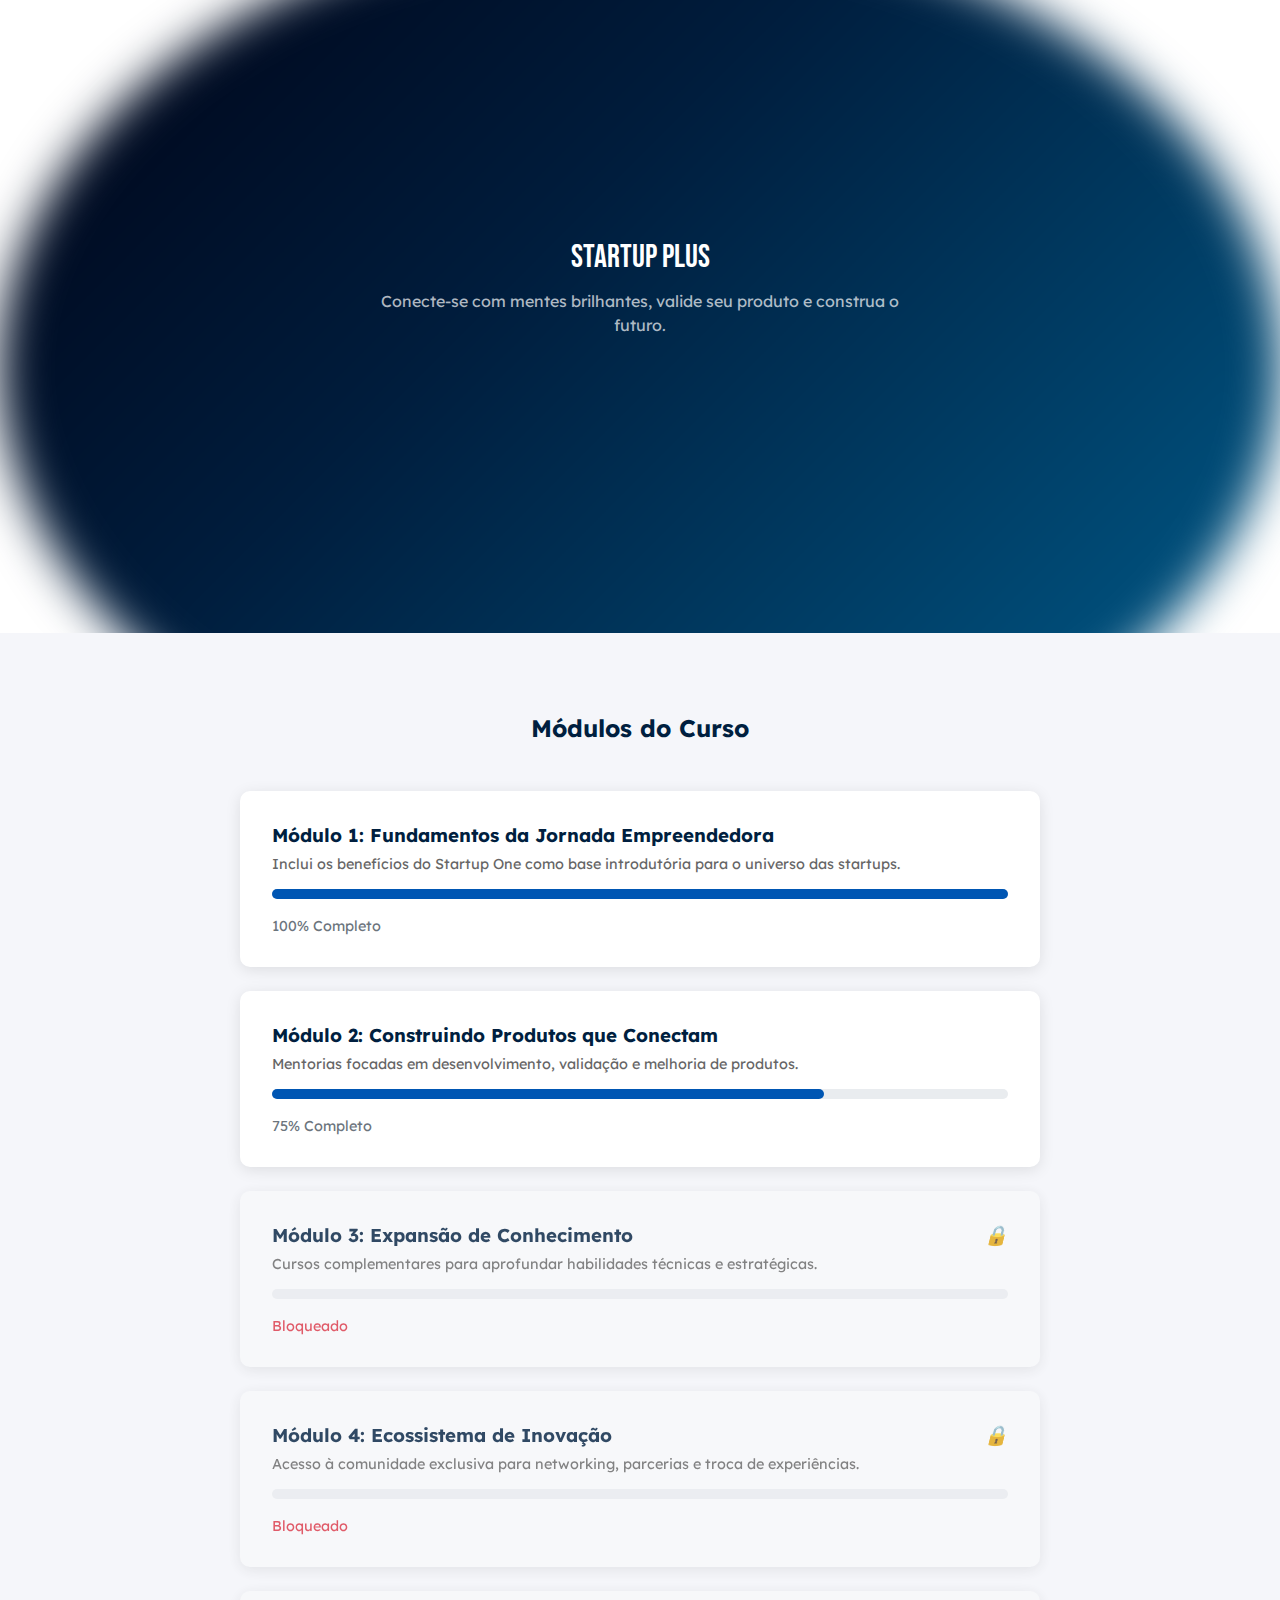
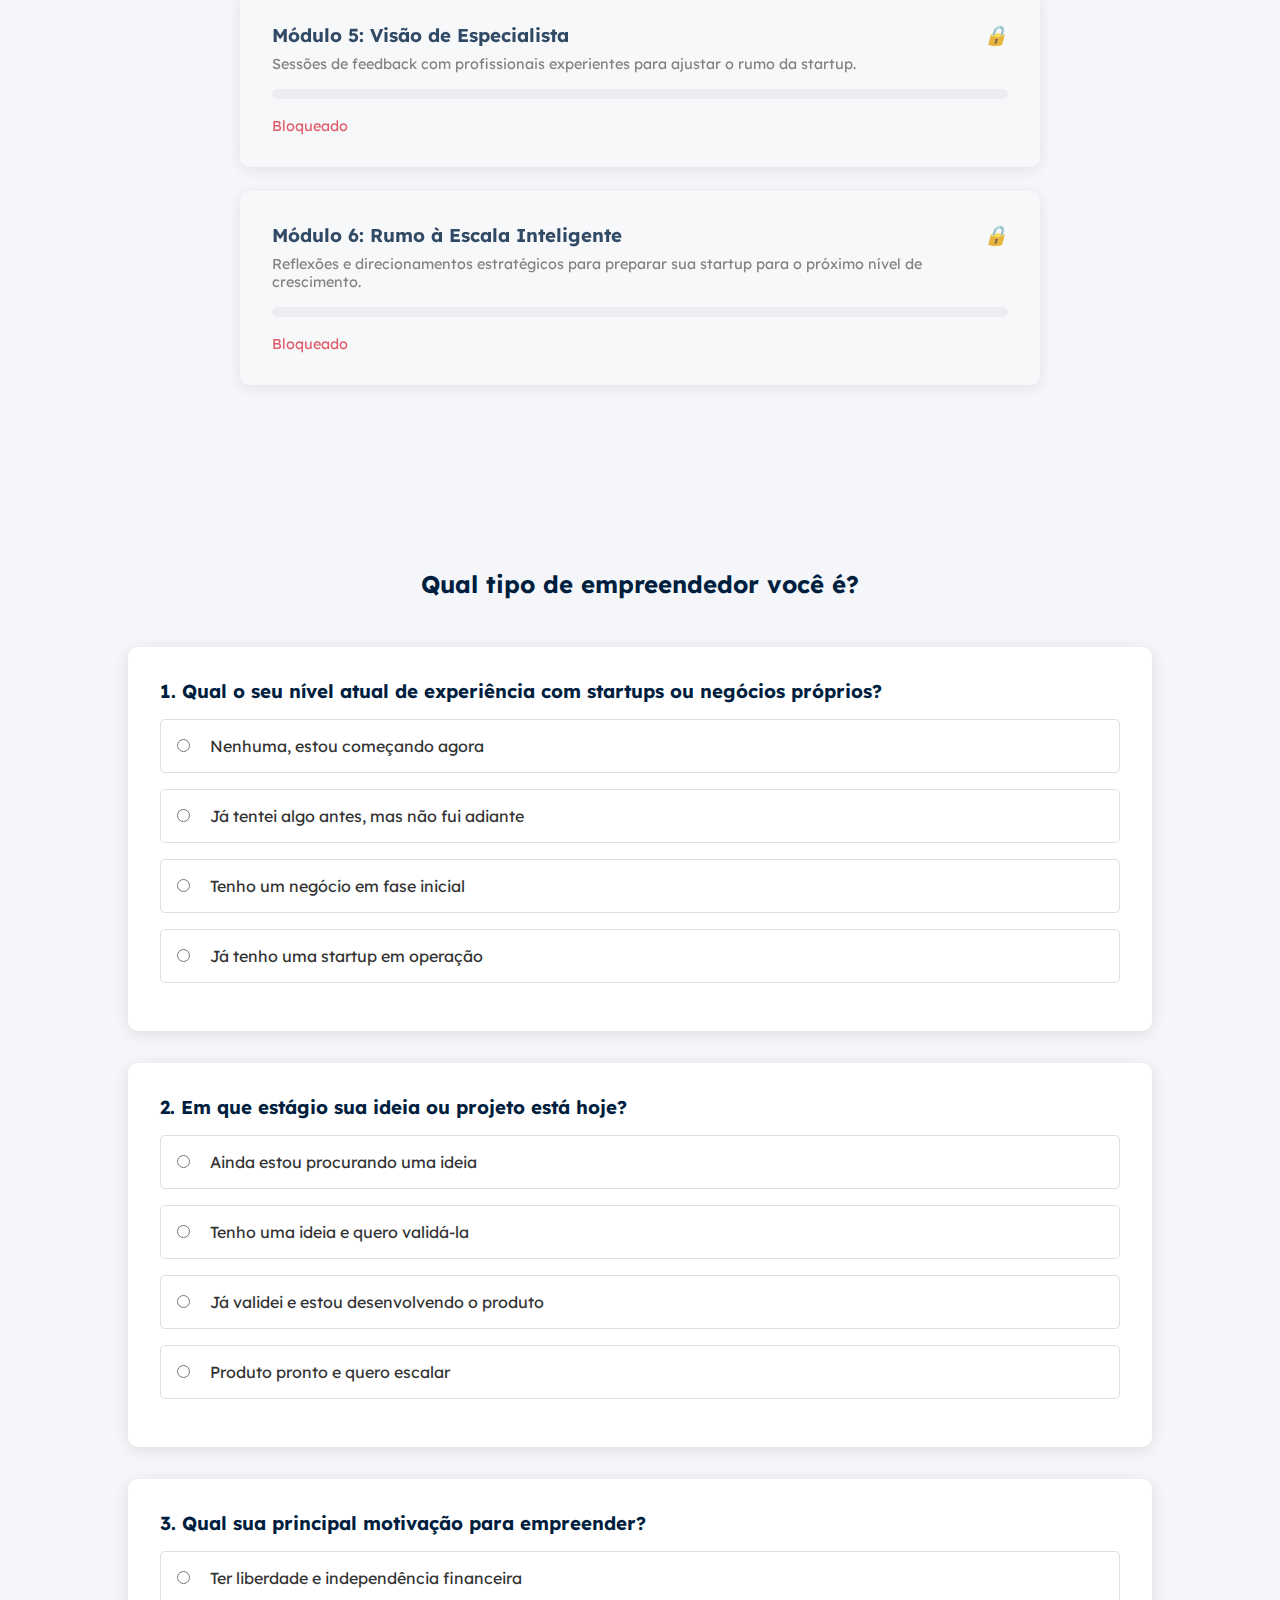
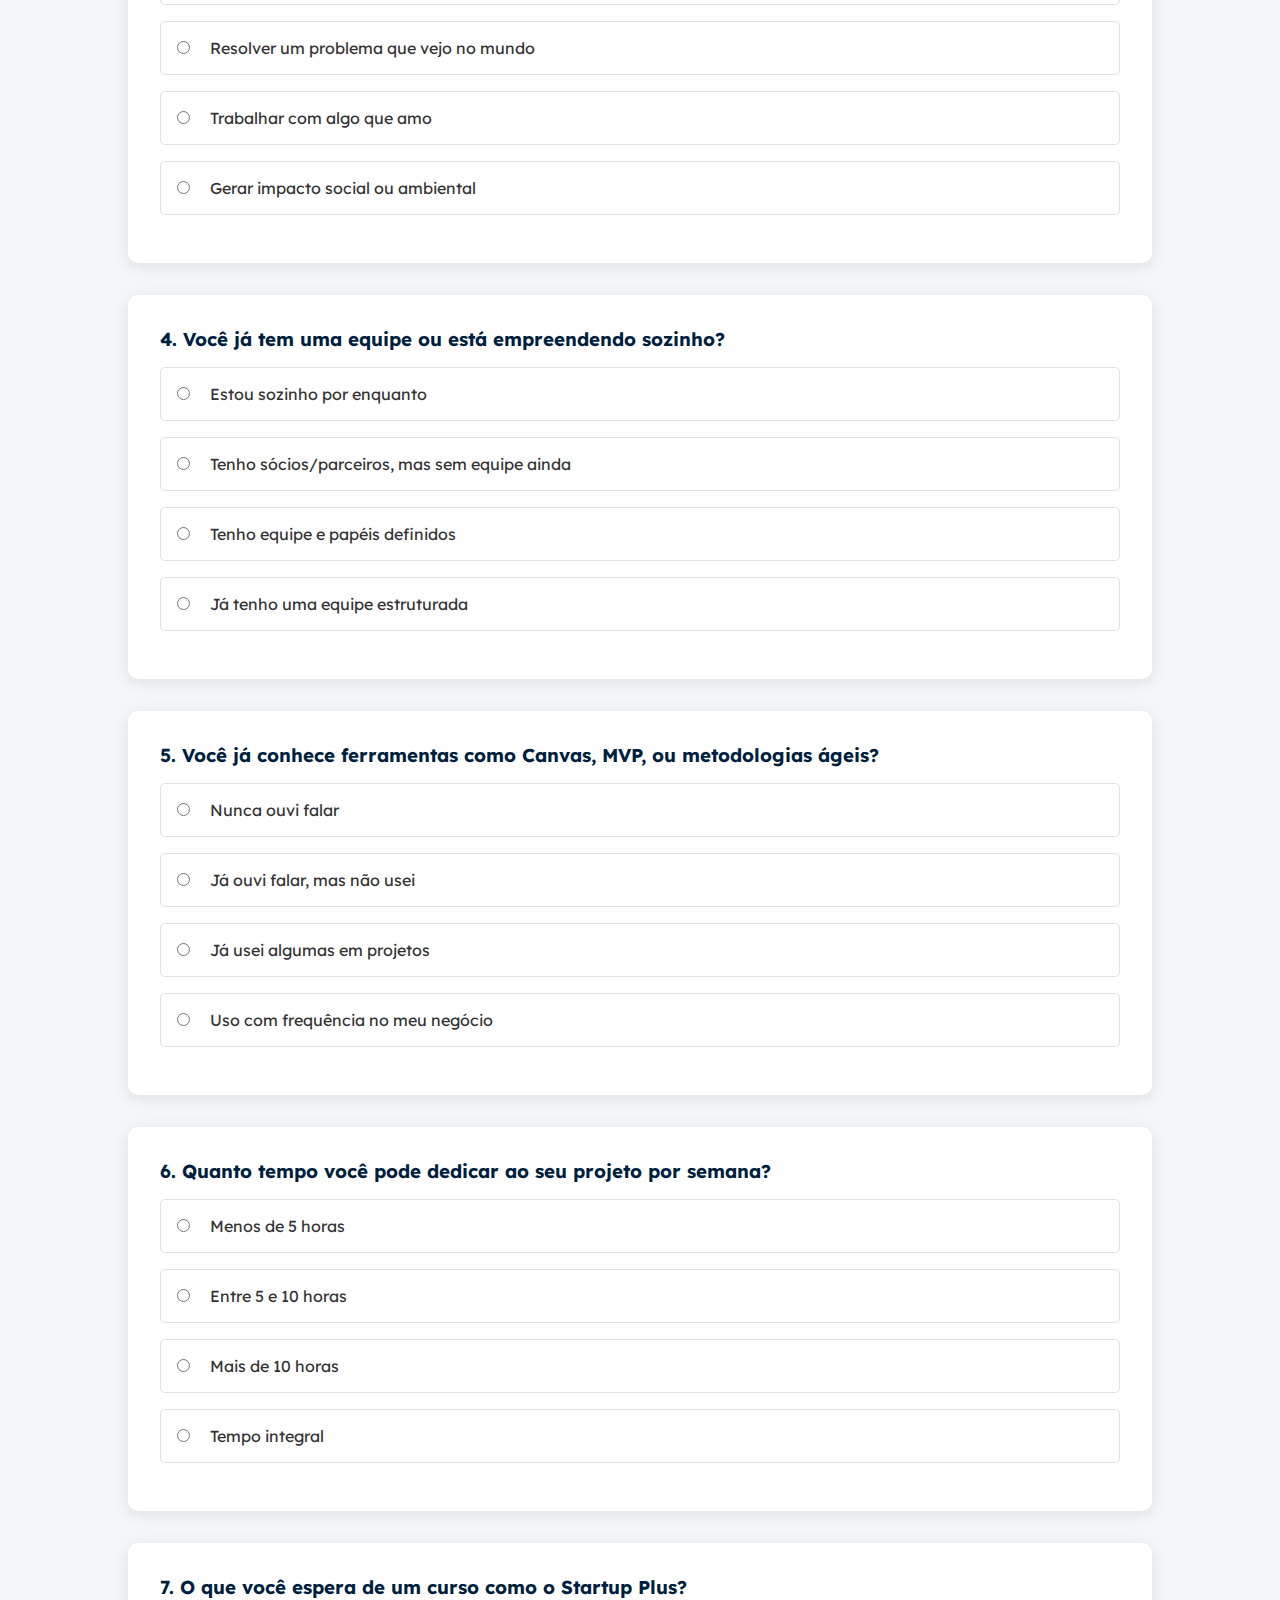
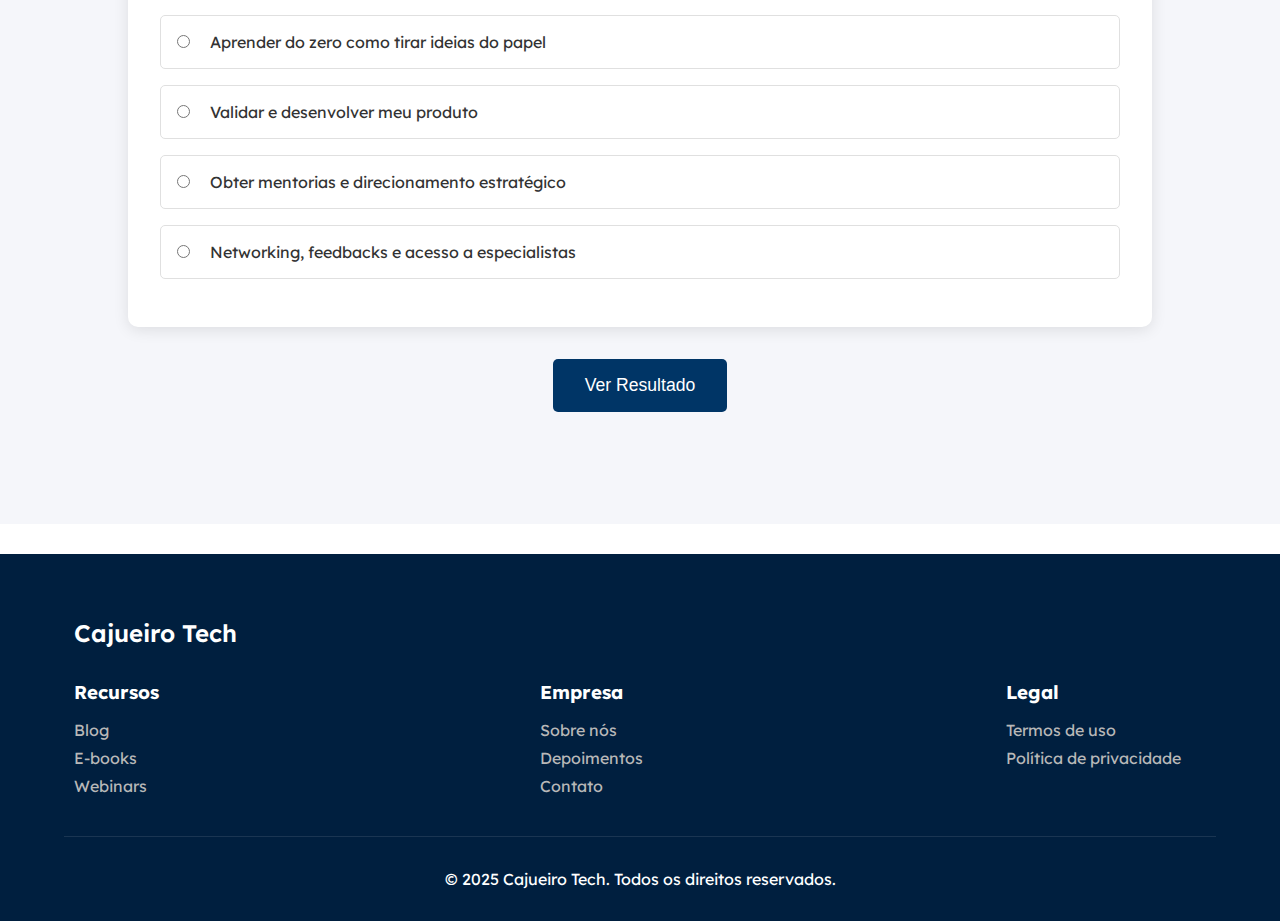
<file: startupplus.html>
<!DOCTYPE html>
<html lang="pt-BR">
<head>
  <meta charset="utf-8">
  <meta name="viewport" content="width=device-width, initial-scale=1">
  <link href="./CSS/startupplus.css" rel="stylesheet">
  <link rel="preconnect" href="https://fonts.googleapis.com">
  <link rel="preconnect" href="https://fonts.gstatic.com" crossorigin>
  <link href="https://fonts.googleapis.com/css2?family=Bebas+Neue&display=swap" rel="stylesheet">
  <link href="https://fonts.googleapis.com/css2?family=Lexend+Deca:wght@100..900&display=swap" rel="stylesheet">
  <link rel="stylesheet" href="https://cdnjs.cloudflare.com/ajax/libs/font-awesome/6.0.0/css/all.min.css">
  <title>Startup Plus - Inovação Digital</title>
</head>
<body>

      <div class="hero-section">         
       
                           
    </div> 
    
       
        <div class="hero-content">                     
            <h1 class="h1">Startup Plus</h1>
<p class="p">Conecte-se com mentes brilhantes, valide seu produto e construa o futuro.</p> 
        </div>                                         
    </div> 
    
    <div class="cont">     
     
    </div>     
    

  <section id="modulos" class="modules">
    <h2>Módulos do Curso</h2>
    <div class="progress-container">
      <div class="module">
        <h3>Módulo 1: Fundamentos da Jornada Empreendedora</h3>
        <p class="module-description">Inclui os benefícios do Startup One como base introdutória para o universo das startups.</p>
        <div class="progress-bar">
          <div class="progress" style="width: 100%"></div>
        </div>
        <span class="status">100% Completo</span>
      </div>
      <div class="module">
        <h3>Módulo 2: Construindo Produtos que Conectam</h3>
        <p class="module-description">Mentorias focadas em desenvolvimento, validação e melhoria de produtos.</p>
        <div class="progress-bar">
          <div class="progress" style="width: 75%"></div>
        </div>
        <span class="status">75% Completo</span>
      </div>
      <div class="module locked">
        <h3>Módulo 3: Expansão de Conhecimento <i class="lock-icon">🔒</i></h3>
        <p class="module-description">Cursos complementares para aprofundar habilidades técnicas e estratégicas.</p>
        <div class="progress-bar">
          <div class="progress" style="width: 0%"></div>
        </div>
        <span class="status">Bloqueado</span>
      </div>
      <div class="module locked">
        <h3>Módulo 4: Ecossistema de Inovação <i class="lock-icon">🔒</i></h3>
        <p class="module-description">Acesso à comunidade exclusiva para networking, parcerias e troca de experiências.</p>
        <div class="progress-bar">
          <div class="progress" style="width: 0%"></div>
        </div>
        <span class="status">Bloqueado</span>
      </div>
      <div class="module locked">
        <h3>Módulo 5: Visão de Especialista <i class="lock-icon">🔒</i></h3>
        <p class="module-description">Sessões de feedback com profissionais experientes para ajustar o rumo da startup.</p>
        <div class="progress-bar">
          <div class="progress" style="width: 0%"></div>
        </div>
        <span class="status">Bloqueado</span>
      </div>
      <div class="module locked">
        <h3>Módulo 6: Rumo à Escala Inteligente <i class="lock-icon">🔒</i></h3>
        <p class="module-description">Reflexões e direcionamentos estratégicos para preparar sua startup para o próximo nível de crescimento.</p>
        <div class="progress-bar">
          <div class="progress" style="width: 0%"></div>
        </div>
        <span class="status">Bloqueado</span>
      </div>
    </div>
  </section>

  <section id="quiz" class="quiz">
    <h2>Qual tipo de empreendedor você é?</h2>
    <form id="quizForm" class="quiz-form">
      <div class="question">
        <h3>1. Qual o seu nível atual de experiência com startups ou negócios próprios?</h3>
        <label><input type="radio" name="q1" value="0"> Nenhuma, estou começando agora</label>
        <label><input type="radio" name="q1" value="1"> Já tentei algo antes, mas não fui adiante</label>
        <label><input type="radio" name="q1" value="2"> Tenho um negócio em fase inicial</label>
        <label><input type="radio" name="q1" value="3"> Já tenho uma startup em operação</label>
      </div>

      <div class="question">
        <h3>2. Em que estágio sua ideia ou projeto está hoje?</h3>
        <label><input type="radio" name="q2" value="0"> Ainda estou procurando uma ideia</label>
        <label><input type="radio" name="q2" value="1"> Tenho uma ideia e quero validá-la</label>
        <label><input type="radio" name="q2" value="2"> Já validei e estou desenvolvendo o produto</label>
        <label><input type="radio" name="q2" value="3"> Produto pronto e quero escalar</label>
      </div>

      <div class="question">
        <h3>3. Qual sua principal motivação para empreender?</h3>
        <label><input type="radio" name="q3" value="0"> Ter liberdade e independência financeira</label>
        <label><input type="radio" name="q3" value="1"> Resolver um problema que vejo no mundo</label>
        <label><input type="radio" name="q3" value="2"> Trabalhar com algo que amo</label>
        <label><input type="radio" name="q3" value="3"> Gerar impacto social ou ambiental</label>
      </div>

      <div class="question">
        <h3>4. Você já tem uma equipe ou está empreendendo sozinho?</h3>
        <label><input type="radio" name="q4" value="0"> Estou sozinho por enquanto</label>
        <label><input type="radio" name="q4" value="1"> Tenho sócios/parceiros, mas sem equipe ainda</label>
        <label><input type="radio" name="q4" value="2"> Tenho equipe e papéis definidos</label>
        <label><input type="radio" name="q4" value="3"> Já tenho uma equipe estruturada</label>
      </div>

      <div class="question">
        <h3>5. Você já conhece ferramentas como Canvas, MVP, ou metodologias ágeis?</h3>
        <label><input type="radio" name="q5" value="0"> Nunca ouvi falar</label>
        <label><input type="radio" name="q5" value="1"> Já ouvi falar, mas não usei</label>
        <label><input type="radio" name="q5" value="2"> Já usei algumas em projetos</label>
        <label><input type="radio" name="q5" value="3"> Uso com frequência no meu negócio</label>
      </div>

      <div class="question">
        <h3>6. Quanto tempo você pode dedicar ao seu projeto por semana?</h3>
        <label><input type="radio" name="q6" value="0"> Menos de 5 horas</label>
        <label><input type="radio" name="q6" value="1"> Entre 5 e 10 horas</label>
        <label><input type="radio" name="q6" value="2"> Mais de 10 horas</label>
        <label><input type="radio" name="q6" value="3"> Tempo integral</label>
      </div>

      <div class="question">
        <h3>7. O que você espera de um curso como o Startup Plus?</h3>
        <label><input type="radio" name="q7" value="0"> Aprender do zero como tirar ideias do papel</label>
        <label><input type="radio" name="q7" value="1"> Validar e desenvolver meu produto</label>
        <label><input type="radio" name="q7" value="2"> Obter mentorias e direcionamento estratégico</label>
        <label><input type="radio" name="q7" value="3"> Networking, feedbacks e acesso a especialistas</label>
      </div>

      <button type="submit" class="quiz-button">Ver Resultado</button>
    </form>
    <div id="quizResult" class="quiz-result" style="display: none;">
      <h3>Seu perfil empreendedor:</h3>
      <p id="resultText"></p>
    </div>
  </section>

<footer>
    <div class="footer-content">
      <div class="footer-logo">Cajueiro Tech</div>
      <div class="footer-links">
        <div class="footer-column">
          <h3>Recursos</h3>
          <a href="#">Blog</a>
          <a href="#">E-books</a>
          <a href="#">Webinars</a>
        </div>
        <div class="footer-column">
          <h3>Empresa</h3>
          <a href="#">Sobre nós</a>
          <a href="#">Depoimentos</a>
          <a href="#">Contato</a>
        </div>
        <div class="footer-column">
          <h3>Legal</h3>
          <a href="#">Termos de uso</a>
          <a href="#">Política de privacidade</a>
        </div>
      </div>
    </div>
    <div class="copyright">
      &copy; 2025 Cajueiro Tech. Todos os direitos reservados.
    </div>
  </footer>

  <script src="./JS/startupplus.js"></script>
</body>
</html>
</file>
<file: CSS/inicio.css>
:root {
--blue-1: #001d3d; 
--blue-2: #003566; 
--blue-3: #005f8f; 
--blue-4: #6c9bad; 
--blue-5: #a3c8db; 
}

* {
margin: 0;
padding: 0;
box-sizing: border-box;
}

body {
font-family: 'Lexend Deca', sans-serif;
background-color: #ffffff;
position: relative;
margin-right: 150px;
margin-left: 150px;
line-height: 1.6;
color: #333;
}

body::before {
content: '';
position: fixed;
top: 0;
left: 0;
width: 100vw;
height: 100vh;
background: linear-gradient(to top, #a3c8db, #f4fbff);
z-index: -1;
pointer-events: none;
}

.hero-overlay {
position: relative; 
z-index: 1;
display: flex;
flex-direction: column;
align-items: center; 
justify-content: center;
width: 100%;
}

.navbar {
display: flex;
justify-content: space-between;
align-items: center;
padding: 20px 0;
width: 100vw;
margin-left: calc(-150px);  
margin-right: calc(-150px); 
padding: 15px 150px;   
border-radius: 0;    
position: relative;
z-index: 100;
background-color: rgba(0, 29, 61, 0.9);
}

.logo {
font-family: "Bebas Neue", sans-serif;
font-size: 32px;
color: #ffffff;
font-weight: 400;
}

.nav-links {
display: flex;
gap: 30px;
}

.nav-links a {
color: rgba(255, 255, 255, 0.8);
text-decoration: none;
font-size: 16px;
transition: all 0.3s ease;
position: relative;
padding-bottom: 5px;
}

.nav-links a:hover, .nav-links a.active {
color: #ffffff;
}

.nav-links a:after {
content: '';
position: absolute;
width: 0;
height: 2px;
bottom: 0;
left: 0;
background-color: #ffffff;
transition: width 0.3s ease;
}

.nav-links a:hover:after, .nav-links a.active:after {
width: 100%;
}

.banner-container {
position: relative;
width: 100%;
height: 500px;
overflow: hidden;
margin-bottom: 60px;
border-radius: 12px;
margin-top: 50px;
}

.imagem-principal {
width: 100%;
height: 100%;
object-fit: cover;
}

.banner-subtitulo {
position: absolute;
top: 0;
left: 0;
width: 100%;
height: 100%;
background: linear-gradient(90deg, rgba(0, 29, 61, 0.85) 0%, rgba(0, 29, 61, 0.4) 100%);
display: flex;
flex-direction: column;
justify-content: center;
padding: 60px;
color: white;
}

.banner-subtitulo h2 {
font-family: "Bebas Neue", sans-serif;
font-size: 48px;
margin-bottom: 20px;
}

.banner-subtitulo p {
font-size: 18px;
max-width: 600px;
margin-bottom: 30px;
}

.botao {
display: inline-block;
background-color: var(--blue-2);
color: white;
padding: 12px 30px;
border-radius: 6px;
text-decoration: none;
font-weight: 500;
transition: all 0.3s ease;
}

.botao:hover {
background-color: var(--blue-2);
transform: translateY(-3px);
}

.container {
max-width: 1200px;
margin: 0 auto;
padding: 20px 0;
}

.titulo {
font-family: "Bebas Neue", sans-serif;
font-size: 36px;
color: var(--blue-2);
font-weight: 400;
margin-bottom: 20px;
text-align: center;
}

.subtitulo {
font-size: 18px;
text-align: center;
margin-bottom: 40px;
max-width: 800px;
margin-left: auto;
margin-right: auto;
}

.container-cursos {
display: grid;
grid-template-columns: repeat(3, 1fr);
gap: 30px;
margin: 40px 0 60px;
}

.curso-card {
border-radius: 12px;
overflow: hidden;
transition: all 0.3s ease;
background-color: white;
}

.curso-card:hover {
transform: translateY(-10px);

}

.curso-imagem {
width: 100%;
height: 200px;
object-fit: cover;
}

.curso-conteudo {
padding: 20px;
}

.curso-conteudo h3 {
font-size: 20px;
margin-bottom: 10px;
color: var(--blue-2);
}

.curso-conteudo p {
margin-bottom: 15px;
color: #666;
}

.curso-link {
color: var(--blue-3);
text-decoration: none;
font-weight: 500;
display: flex;
align-items: center;
}

.curso-link i {
margin-left: 5px;
transition: transform 0.3s ease;
}

.curso-link:hover i {
transform: translateX(5px);
}

.secao-destaques {
background-color: rgba(108, 153, 173, 0.15);
padding: 60px 0;
margin: 60px 0;
border-radius: 12px;
}

.destaques-grid {
display: grid;
grid-template-columns: repeat(3, 1fr);
gap: 30px;
max-width: 1200px;
margin: 0 auto;
}

.destaque-item {
text-align: center;
padding: 30px 20px;
}

.destaque-icone {
font-size: 40px;
color: var(--blue-3);
margin-bottom: 20px;
}

.destaque-titulo {
font-size: 20px;
font-weight: 600;
margin-bottom: 15px;
color: var(--blue-2);
}

.destaque-texto {
color: #555;
}

.final {
text-align: center;
margin: 60px 0;
}

.final h2 {
font-family: "Bebas Neue", sans-serif;
font-size: 36px;
color: var(--blue-2);
margin-bottom: 20px;
}

.final p {
max-width: 600px;
margin: 0 auto 30px;
}

/* Footer */
footer {
background-color: var(--blue-1);
color: #fff;
padding: 60px 0 20px;
margin-top: 60px;
margin-left: -150px;
margin-right: -150px;
position: relative;
}

.footer-content {
display: flex;
justify-content: space-between;
flex-wrap: wrap;
max-width: 1200px;
margin: 0 auto;
padding: 0 150px;
}

.footer-logo {
font-family: "Bebas Neue", sans-serif;
font-size: 32px;
margin-bottom: 20px;
}

.footer-links {
display: flex;
gap: 60px;
flex-wrap: wrap;
}

.footer-column h3 {
font-size: 18px;
margin-bottom: 20px;
font-weight: 500;
}

.footer-column a {
display: block;
color: rgba(255, 255, 255, 0.7);
text-decoration: none;
margin-bottom: 10px;
transition: color 0.3s ease;
}

.footer-column a:hover {
color: #ffffff;
}

.copyright {
text-align: center;
margin-top: 40px;
padding-top: 20px;
border-top: 1px solid rgba(255, 255, 255, 0.1);
color: rgba(255, 255, 255, 0.6);
font-size: 14px;
}

@media (max-width: 1200px) {
body {
margin-right: 100px;
margin-left: 100px;
}

.banner-subtitulo h2{
font-size: 45px;
}
.navbar {
margin-left: calc(-100px);
margin-right: calc(-100px);
padding: 15px 100px;
}
}

@media (max-width: 992px) {
body {
margin-right: 50px;
margin-left: 50px;
}
.footer-content {
padding: 0 50px;
}
.navbar {
margin-left: calc(-50px);
margin-right: calc(-50px);
padding: 15px 50px;
}

.container-cursos,
.destaques-grid {
grid-template-columns: repeat(2, 1fr);
}

.banner-overlay {
padding: 30px;
}

.banner-overlay h2 {
font-size: 36px;
}
}

@media (max-width: 768px) {
body {
margin-right: 20px;
margin-left: 20px;
}
.container-cursos,
.destaques-grid {
grid-template-columns: 1fr;
}
.banner-subtitulo h2{
font-size: 20px;
}
.banner-subtitulo  p{
font-size: 14px;
}
.banner-subtitulo a{
font-size: 10px;
width: 150px;
height: 40px;
}
.navbar {
flex-direction: column;
gap: 15px;
margin-left: calc(-20px);
margin-right: calc(-20px);
padding: 15px 20px;
}

.banner-container {
height: 400px;
}

.banner-overlay h2 {
font-size: 32px;
}

.banner-overlay p {
font-size: 16px;
}
.footer-content {
padding: 0 20px;
}
.footer-content {
flex-direction: column;
}

.footer-links {
margin-top: 30px;
gap: 30px;
}
}
</file>
<file: CSS/contato.css>
@import url('https://fonts.googleapis.com/css2?family=Bebas+Neue&display=swap');
:root {
    --blue-1: #001d3d; 
    --blue-2: #003566; 
    --blue-3: #005f8f; 
    --blue-4: #6c9bad; 
    --blue-5: #a3c8db; 
}
*{
    margin: 0;
    padding: 0;
    box-sizing: border-box;
    font-family: 'Lexend Deca', sans-serif;
}

body{
    background-color: #ffffff;
    position: relative;
    margin-right: 150px;
    margin-left: 150px;
    line-height: 1.6;
    color: #333;
}
body::before{
    content: '';
    position: fixed;
    top: 0;
    left: 0;
    width: 100vw;
    height: 100vh;
    background: linear-gradient(to top, #a3c8db, #f4fbff);
    z-index: -1;
    pointer-events: none;
}

/*
-------------------------- Header --------------------------
*/

.hero-overlay {
position: relative; 
z-index: 1;
display: flex;
flex-direction: column;
align-items: center; 
justify-content: center;
width: 100%;
}

.navbar {
display: flex;
justify-content: space-between;
align-items: center;
padding: 20px 0;
width: 100vw;
margin-left: calc(-150px);  
margin-right: calc(-150px); 
padding: 15px 150px;   
border-radius: 0;    
position: relative;
z-index: 100;
background-color: rgba(0, 29, 61, 0.9);
}

.logo {
font-family: "Bebas Neue", sans-serif;
font-size: 32px;
color: #ffffff;
font-weight: 400;
}

.nav-links {
    display: flex;
    gap: 30px;
}

.nav-links a {
    color: rgba(255, 255, 255, 0.8);
    text-decoration: none;
    font-size: 16px;
    transition: all 0.3s ease;
    position: relative;
    padding-bottom: 5px;
}

.nav-links a:hover, .nav-links a.active {
    color: #ffffff;
}

.nav-links a:after {
    content: '';
    position: absolute;
    width: 0;
    height: 2px;
    bottom: 0;
    left: 0;
    background-color: #ffffff;
    transition: width 0.3s ease;
}

.nav-links a:hover:after, .nav-links a.active:after {
    width: 100%;
}

/*
-------------------------- Main --------------------------
*/
main{
    display: flex;
    flex-direction: column;
    width: 100%;
    padding: 2.5rem 2rem 12rem 2rem;
    align-items: center;
    gap: 2.5rem;
}
main h1{
    font-size: 32px;
    color: var(--blue-2);
    font-family: "Bebas Neue", sans-serif;
    text-align: center;
}
.contato-container{
    display: flex;
    flex-direction: column;
    width: 50rem;
    max-width: 100%;
    background-color: rgb(255, 255, 255);
    box-shadow: rgba(0, 0, 0, 0.1) 0px 10px 30px;
    padding: 2rem;
    border-radius: 20px;
    border-top: 8px solid var(--blue-3);
}
input{
    background-color: #a3c8db11;
    border: 1px solid var(--blue-5);
    width: 100%;
    height: 3rem;
    border-radius: 20px;
    padding: 1rem;
    font-size: 16px;
}
input:focus{
    outline: none;
}
textarea{
    border: 1px solid var(--blue-5);
    width: 100%;
    height: 15rem;
    border-radius: 20px;
    resize: none;
    padding: 1rem;
    font-size: 16px;
    background-color: #a3c8db11;
}
textarea:focus{
    outline: none;
}
label{
    font-weight: 700;
    line-height: 45px;
    font-size: 16px;
}
#enviar{
    border: none;
    background-color: var(--blue-2);
    color: white;
    font-weight: 500;
    border-radius: 6px;
    padding: 12px 30px;
    cursor: pointer;
    margin-top: 2rem;
    transition: all 0.3s ease;
}
#enviar:hover{
    transform: translateY(-3px);
}
form{
    display: flex;
    flex-direction: column;
    justify-content: center;
    align-items: center;
    gap: 12px;
}
.input-container{
    width: 100%;
}
/*
-------------------------- Footer --------------------------
*/

footer{
    background-color: var(--blue-1);
    color: #fff;
    padding: 60px 0 20px;   
    margin-left: -150px;
    margin-right: -150px;
}

.footer-content {
    display: flex;
    justify-content: space-between;
    flex-wrap: wrap;
    max-width: 1200px;
    margin: 0 auto;
    padding: 0 150px;
}

.footer-logo {
    font-family: "Bebas Neue", sans-serif;
    font-size: 32px;
    margin-bottom: 20px;
}

.footer-links {
display: flex;
gap: 60px;
flex-wrap: wrap;
}

.footer-column h3 {
font-size: 18px;
margin-bottom: 20px;
font-weight: 500;
}

.footer-column a {
display: block;
color: rgba(255, 255, 255, 0.7);
text-decoration: none;
margin-bottom: 10px;
transition: color 0.3s ease;
}

.footer-column a:hover {
color: #ffffff;
}

.copyright {
text-align: center;
margin-top: 40px;
padding-top: 20px;
border-top: 1px solid rgba(255, 255, 255, 0.1);
color: rgba(255, 255, 255, 0.6);
font-size: 14px;
}

/* 
-------------------------- Responsividade --------------------------
*/

/* Para telas até 1400px */
@media (max-width: 1400px) {
    body {
        margin-right: 100px;
        margin-left: 100px;
    }
    
    .navbar {
        margin-left: calc(-100px);
        margin-right: calc(-100px);
        padding: 15px 100px;
    }
    
    footer {
        margin-left: -100px;
        margin-right: -100px;
    }
    
    .footer-content {
        padding: 0 100px;
    }
}

/* Para telas até 992px */
@media (max-width: 992px) {
    body {
        margin-right: 50px;
        margin-left: 50px;
    }
    
    .navbar {
        margin-left: calc(-50px);
        margin-right: calc(-50px);
        padding: 15px 50px;
    }
    
    footer {
        margin-left: -50px;
        margin-right: -50px;
    }
    
    .footer-content {
        padding: 0 50px;
        gap: 30px;
    }
    
    .footer-links {
        gap: 40px;
    }
    
    main h1 {
        font-size: 36px;
    }
    
    .contato-container {
        padding: 2.5rem;
    }
}

/* Para telas até 768px */
@media (max-width: 768px) {
    body {
        margin-right: 30px;
        margin-left: 30px;
    }
    
    .navbar {
        flex-direction: column;
        gap: 15px;
        margin-left: calc(-30px);
        margin-right: calc(-30px);
        padding: 15px 30px;
    }
    
    footer {
        margin-left: -30px;
        margin-right: -30px;
        padding: 40px 0 20px;
    }
    
    .footer-content {
        padding: 0 30px;
        flex-direction: column;
    }
    
    .footer-links {
        margin-top: 20px;
        gap: 30px;
        justify-content: space-between;
        width: 100%;
    }
    
    main {
        padding: 3rem 0;
        gap: 2rem;
    }
    
    main h1 {
        font-size: 32px;
    }
    
    .contato-container {
        padding: 2rem;
    }
}

/* Para telas até 576px (celulares) */
@media (max-width: 576px) {
    body {
        margin-right: 15px;
        margin-left: 15px;
    }
    
    .navbar {
        margin-left: calc(-15px);
        margin-right: calc(-15px);
        padding: 15px 15px;
    }
    
    .nav-links {
        gap: 20px;
        flex-wrap: wrap;
        justify-content: center;
    }
    
    footer {
        margin-left: -15px;
        margin-right: -15px;
    }
    
    .footer-content {
        padding: 0 15px;
    }
    
    .footer-links {
        flex-direction: column;
        gap: 25px;
    }
    
    main h1 {
        font-size: 28px;
    }
    
    .contato-container {
        padding: 1.5rem;
        border-top-width: 4px;
    }
    
    input, textarea {
        font-size: 15px;
    }
    
    label {
        font-size: 15px;
    }
    
    #enviar {
        width: 100%;
        padding: 12px 0;
    }
    
    .footer-logo {
        font-size: 30px;
    }
    
    .footer-column h3 {
        font-size: 16px;
        margin-bottom: 15px;
    }
    
    .footer-column a {
        margin-bottom: 10px;
        font-size: 14px;
    }
}@import url('https://fonts.googleapis.com/css2?family=Bebas+Neue&display=swap');
:root {
    --blue-1: #001d3d; 
    --blue-2: #003566; 
    --blue-3: #005f8f; 
    --blue-4: #6c9bad; 
    --blue-5: #a3c8db; 
}
*{
    margin: 0;
    padding: 0;
    box-sizing: border-box;
    font-family: 'Lexend Deca', sans-serif;
}

body{
    background-color: #ffffff;
    position: relative;
    margin-right: 150px;
    margin-left: 150px;
    line-height: 1.6;
    color: #333;
}
body::before{
    content: '';
    position: fixed;
    top: 0;
    left: 0;
    width: 100vw;
    height: 100vh;
    background: linear-gradient(to top, #a3c8db, #f4fbff);
    z-index: -1;
    pointer-events: none;
}

/*
-------------------------- Header --------------------------
*/

.hero-overlay {
position: relative; 
z-index: 1;
display: flex;
flex-direction: column;
align-items: center; 
justify-content: center;
width: 100%;
}

.navbar {
display: flex;
justify-content: space-between;
align-items: center;
padding: 20px 0;
width: 100vw;
margin-left: calc(-150px);  
margin-right: calc(-150px); 
padding: 15px 150px;   
border-radius: 0;    
position: relative;
z-index: 100;
background-color: rgba(0, 29, 61, 0.9);
}

.logo {
font-family: "Bebas Neue", sans-serif;
font-size: 32px;
color: #ffffff;
font-weight: 400;
}

.nav-links {
    display: flex;
    gap: 30px;
}

.nav-links a {
    color: rgba(255, 255, 255, 0.8);
    text-decoration: none;
    font-size: 16px;
    transition: all 0.3s ease;
    position: relative;
    padding-bottom: 5px;
}

.nav-links a:hover, .nav-links a.active {
    color: #ffffff;
}

.nav-links a:after {
    content: '';
    position: absolute;
    width: 0;
    height: 2px;
    bottom: 0;
    left: 0;
    background-color: #ffffff;
    transition: width 0.3s ease;
}

.nav-links a:hover:after, .nav-links a.active:after {
    width: 100%;
}

/* 
-------------------------- Responsividade --------------------------
*/

@media (max-width: 1200px) {
    body {
        margin-right: 100px;
        margin-left: 100px;
    }
    
    .navbar {
        margin-left: calc(-100px);
        margin-right: calc(-100px);
        padding: 15px 100px;
    }
    
    .footer-content {
        padding: 0 100px;
    }
}

@media (max-width: 992px) {
    body {
        margin-right: 50px;
        margin-left: 50px;
    }
    
    .navbar {
        margin-left: calc(-50px);
        margin-right: calc(-50px);
        padding: 15px 50px;
    }
    
    .footer-content {
        padding: 0 50px;
    }
    
    .contato-container {
        width: 100%;
    }
}

@media (max-width: 768px) {
    body {
        margin-right: 20px;
        margin-left: 20px;
    }
    
    .navbar {
        flex-direction: column;
        gap: 15px;
        margin-left: calc(-20px);
        margin-right: calc(-20px);
        padding: 15px 20px;
    }
    
    .footer-content {
        padding: 0 20px;
        flex-direction: column;
    }
    
    .footer-links {
        margin-top: 30px;
        gap: 30px;
    }
    
    main {
        padding: 2rem 1rem 8rem 1rem;
    }
    
    main h1 {
        font-size: 28px;
    }
    
    .contato-container {
        padding: 1.5rem;
    }
    
    input, textarea {
        font-size: 14px;
    }
    
    label {
        font-size: 14px;
    }
    
    #enviar {
        padding: 10px 25px;
    }
}
</file>
<file: CSS/cursos.css>
:root {
    --blue-1: #001d3d; /* topo - azul quase preto */
    --blue-2: #003566; /* azul escuro */
    --blue-3: #005f8f; /* azul médio */
    --blue-4: #6c9bad; /* azul acinzentado */
    --blue-5: #a3c8db; /* azul claro acinzentado */
}

* {
    margin: 0;
    padding: 0;
    box-sizing: border-box;
}

body {
    font-family: 'Lexend Deca', sans-serif;
    background-color: #ffffff;
    color: #333;
    position: relative;
    overflow-x: hidden;
    width: 100%;
}

.container {
    width: 100%;
    max-width: 1200px;
    margin: 0 auto;
    padding: 0 20px;
}

body::before {
    content: '';
    position: fixed;
    top: 0;
    left: 0;
    width: 100vw;
    height: 100vh;
    background: radial-gradient(circle at top, var(--blue-5) 0%, rgba(255,255,255,0) 50%);
    z-index: -1;
    pointer-events: none;
}

.hero-section {
    background: linear-gradient(135deg, #000011 0%, #001d3d 40%, #005f8f 100%);
    color: #ffffff;
    width: 100vw;
    height: 80vh;
    border-radius: 50%;
    position: absolute;
    left: -10vw;
    top: -50vh;
    overflow: hidden;
    display: flex;
    justify-content: center;
    filter: blur(100px); 
    z-index: 0;
}

.hero-overlay {
    position: relative; 
    z-index: 2;
    display: flex;
    flex-direction: column;
    align-items: center; 
    justify-content: center;
    width: 100%;
}

.navbar {
    display: flex;
    justify-content: space-between;
    align-items: center;
    padding: 15px 0;
    width: 100vw;
    position: fixed;
    top: 0;
    left: 0;
    z-index: 9999 !important;
    background-color: rgba(0, 29, 61); 
    box-shadow: 0 2px 10px rgba(0, 0, 0, 0.1); 
}

.navbar .container {
    display: flex;
    justify-content: space-between;
    align-items: center;
    width: 100%;
    max-width: 1200px;
    margin: 0 auto;
    padding: 0 20px;
}

.logo {
    font-family: "Bebas Neue", sans-serif;
    font-size: 32px;
    color: #ffffff;
    font-weight: 400;
}

.nav-links {
    display: flex;
    gap: 30px;
}

.nav-links a {
    color: rgba(255, 255, 255, 0.8);
    text-decoration: none;
    font-size: 16px;
    transition: all 0.3s ease;
    position: relative;
    padding-bottom: 5px;
}

.nav-links a:hover, .nav-links a.active {
    color: #ffffff;
}

.nav-links a:after {
    content: '';
    position: absolute;
    width: 0;
    height: 2px;
    bottom: 0;
    left: 0;
    background-color: #ffffff;
    transition: width 0.3s ease;
}

.nav-links a:hover:after, .nav-links a.active:after {
    width: 100%;
}

.hero-content {
    width: 100%;
    position: relative;
    z-index: 2;
    margin-top: 120px; 
    text-align: center;
    padding: 0 20px;
}

.h1 {
    font-family: "Bebas Neue", sans-serif;
    font-size: 32px;
    color: #ffffff;
    font-weight: 400;
    margin-bottom: 20px;
    margin-top: 50px;
}

.p {
    font-family: 'Lexend Deca', sans-serif;
    font-size: 16px;
    color: #ffffff;
    max-width: 600px;
    margin: 0 auto;
    margin-bottom: -50px;
}

main {
    position: relative;
    z-index: 2;
    width: 100%;
    max-width: 1200px;
    margin: 120px auto 0;
    padding: 0 20px;
}

.cursos-container {
    display: flex;
    justify-content: center;
    gap: 30px;
    flex-wrap: wrap;  
    width: 100%;
    max-width: 1200px;
    margin: 0 auto;
    padding: 60px 20px;
}

.cursos-card {
    background-color: #ffffff;
    border-radius: 10px;
    box-shadow: 0 10px 30px rgba(0, 0, 0, 0.1);
    overflow: hidden;
    width: 340px;
    min-width: 280px; 
    max-width: 100%;   
    flex: 1 1 300px;  
    transition: transform 0.3s ease, box-shadow 0.3s ease;
}

.cursos-card:hover {
    transform: translateY(-10px);
    box-shadow: 0 15px 35px rgba(0, 0, 0, 0.15);
}

.card-header {
    padding: 25px 30px;
    text-align: center;
    color: #ffffff;
}

.card-header.one {
    background-color: var(--blue-3);
}

.card-header.plus {
    background-color: var(--blue-2);
}

.card-header.master {
    background-color: var(--blue-1);
}

.card-header h2 {
    font-family: "Bebas Neue", sans-serif;
    font-size: 24px;
    margin: 0;
    font-weight: 400;
}

.card-body {
    padding: 30px;
}

.valor {
    text-align: center;
    margin-bottom: 25px;
}

.valor .preco {
    font-size: 24px;
    font-weight: 700;
    color: var(--blue-2);
}

.valor .mes {
    font-size: 16px;
    color: #666;
}

.beneficios {
    list-style: none;
    margin: 0 0 30px;
    padding: 0;
}

.beneficios li {
    padding: 10px 0;
    border-bottom: 1px solid #f0f0f0;
    display: flex;
    align-items: center;
    font-size: 16px;
}

.beneficios li:last-child {
    border-bottom: none;
}

.beneficios li i {
    margin-right: 10px;
}

.beneficios li .fa-check {
    color: #2ecc71;
}

.beneficios li .fa-times {
    color: #e74c3c;
}

.beneficios li.not-included {
    color: #999;
}

.card-footer {
    text-align: center;
    padding: 15px 0;
    display: flex;
    flex-direction: column;
    gap: 10px;
    padding: 0 20px;
}

.button {
    display: inline-block;
    background-color: var(--blue-3);
    color: white;
    padding: 10px 15px;
    border-radius: 50px;
    font-weight: 400;
    text-decoration: none;
    border: none;
    cursor: pointer;
    transition: all 0.2s ease;
    flex: 1;
    text-align: center;
    font-size: 14px;
}

.button:hover {
    background-color: var(--blue-2);
}

.button-outline {
    display: inline-block;
    background-color: transparent;
    color: var(--blue-3);
    padding: 9px 15px;
    border-radius: 50px;
    font-weight: 400;
    text-decoration: none;
    border: 1px solid var(--blue-3);
    cursor: pointer;
    transition: all 0.2s ease;
    flex: 1;
    text-align: center;
    font-size: 14px;
}

.button-outline:hover {
    background-color: rgba(0, 95, 143, 0.1);
}

.card-popular {
    position: absolute;
    top: 0;
    right: 0;
    background: var(--blue-2);
    color: white;
    padding: 5px 15px;
    font-size: 14px;
    border-bottom-left-radius: 10px;
    font-weight: 600;
}

/* Footer */
footer {
    background-color: var(--blue-1);
    color: #fff;
    padding: 60px 0 20px;
    margin-top: 60px;
    position: relative;
    width: 100%;
}

.footer-content {
    display: flex;
    justify-content: space-between;
    flex-wrap: wrap;
    max-width: 1200px;
    margin: 0 auto;
    padding: 0 20px;
}

.footer-logo {
    font-family: "Bebas Neue", sans-serif;
    font-size: 32px;
    margin-bottom: 20px;
}

.footer-links {
    display: flex;
    gap: 60px;
    flex-wrap: wrap;
}

.footer-column h3 {
    font-size: 18px;
    margin-bottom: 20px;
    font-weight: 500;
}

.footer-column a {
    display: block;
    color: rgba(255, 255, 255, 0.7);
    text-decoration: none;
    margin-bottom: 10px;
    transition: color 0.3s ease;
}

.footer-column a:hover {
    color: #ffffff;
}

.copyright {
    text-align: center;
    margin-top: 40px;
    padding-top: 20px;
    border-top: 1px solid rgba(255, 255, 255, 0.1);
    color: rgba(255, 255, 255, 0.6);
    font-size: 14px;
}

.floating-element {
    position: absolute;
    border-radius: 50%;
    z-index: -1;
    opacity: 0.3;
    filter: blur(40px);
}

.floating-1 {
    width: 300px;
    height: 300px;
    background-color: var(--blue-3);
    top: 70vh;
    right: -100px;
    animation: float 20s infinite alternate ease-in-out;
}

.floating-2 {
    width: 200px;
    height: 200px;
    background-color: var(--blue-5);
    top: 40vh;
    left: -80px;
    animation: float 15s infinite alternate-reverse ease-in-out;
}

@keyframes float {
    0% {
        transform: translateY(0) rotate(0deg);
    }
    100% {
        transform: translateY(30px) rotate(10deg);
    }
}

@media (max-width: 1200px) {
    main, .footer-content {
        padding: 0 40px;
    }
    
    .cursos-container {
        padding: 40px 20px;
    }
    
    .cursos-card {
        flex: 1 1 calc(50% - 20px);
    }
}

@media (max-width: 992px) {

    .h1{
        color: #001d3d;
    }
    
    .p{
        color: #000000;
    }

    .cursos-container {
        padding: 30px 15px;
        gap: 50px;
    }
    
    .cursos-card {
        flex: 1 1 100%;
        max-width: 400px;  
    }
}

@media (max-width: 768px) {

    .h1{
        color: #001d3d;
    }
    
    .p{
        color: #000000;
        margin-bottom: 0%;
    }

    .navbar {
        padding: 10px 0;
    }
    
    .navbar .container {
        flex-direction: column;
        gap: 15px;
        padding: 0 15px;
        z-index: 9999; 
    }
    
    .nav-links {
        justify-content: center;
    }
    
    .hero-content {
        margin-top: 140px; 
    }
    
    main {
        margin-top: 140px;
    }
    
    .cursos-container {
        padding: 30px 15px;
        gap: 50px;
    }
    
    .cursos-card {
        flex: 1 1 100%;
        max-width: 400px;  
    }
}

@media (max-width: 480px) {
    .nav-links {
        gap: 15px;
    }
    
    .footer-links {
        flex-direction: column;
        gap: 30px;
    }
    
    .cursos-container {
        padding: 20px 10px;
        gap: 15px;
    }
}

.cursos-card.beneficios {
    transform: scale(1.05);
    border: 2px solid var(--blue-2);
}

.cursos-card.beneficios:hover {
    transform: translateY(-10px) scale(1.05);
}
</file>
<file: CSS/matriculamaster.css>
.matricula-container {
    display: flex;
    flex-direction: column;
    gap: 30px;
    margin: 40px 0;
    position: relative;
    z-index: 2;
    }

    .p{
        margin-bottom: -50px;
    }

    .curso-selecionado {
    background-color: rgba(249, 249, 249, 0.8);
    border-radius: 15px;
    padding: 30px;
    box-shadow: 0 5px 15px rgba(0, 0, 0, 0.05);
    }

    .curso-info h2 {
    font-family: "Bebas Neue", sans-serif;
    font-size: 24px;
    color: var(--blue-2);
    margin-bottom: 20px;
    font-weight: 400;
    }

    .curso-card {
    display: flex;
    align-items: center;
    gap: 20px;
    background-color: #ffffff;
    border-radius: 10px;
    padding: 20px;
    box-shadow: 0 5px 15px rgba(0, 0, 0, 0.05);
    border-left: 4px solid var(--blue-2);
    }

    .curso-icon {
    font-size: 32px;
    color: var(--blue-2);
    width: 60px;
    height: 60px;
    background-color: rgba(0, 53, 102, 0.1);
    border-radius: 50%;
    display: flex;
    align-items: center;
    justify-content: center;
    }

    .curso-detalhes h3 {
    font-size: 20px;
    color: var(--blue-2);
    margin-bottom: 5px;
    }

    .curso-valor {
    font-size: 18px;
    font-weight: 700;
    color: var(--blue-3);
    }

    .mes {
    font-weight: 400;
    color: #666;
    font-size: 16px;
    margin-left: 2px;
    }
   
    .form-container {
    background-color: #ffffff;
    border-radius: 15px;
    box-shadow: 0 10px 30px rgba(0, 0, 0, 0.1);
    padding: 40px;
    }

    .form-section {
    margin-bottom: 30px;
    padding-bottom: 30px;
    border-bottom: 1px solid #f0f0f0;
    }

    .form-section:last-child {
    margin-bottom: 0;
    padding-bottom: 0;
    border-bottom: none;
    }

    .section-title {
    font-family: "Bebas Neue", sans-serif;
    font-size: 22px;
    color: var(--blue-2);
    margin-bottom: 20px;
    font-weight: 400;
    }

    .form-row {
    display: flex;
    gap: 20px;
    margin-bottom: 20px;
    flex-wrap: wrap;
    }

    .form-row:last-child {
    margin-bottom: 0;
    }

    .form-group {
    flex: 1;
    min-width: 200px;
    }

    .flex-2 {
    flex: 2;
    }

    .full-width {
    flex: 0 0 100%;
    }

    .form-group label {
    display: block;
    margin-bottom: 8px;
    font-size: 14px;
    color: var(--blue-2);
    font-weight: 500;
    }

    .form-group input[type="text"],
    .form-group input[type="email"],
    .form-group input[type="tel"],
    .form-group input[type="date"],
    .form-group select,
    .form-group textarea {
    width: 100%;
    padding: 12px 15px;
    border: 1px solid #e0e0e0;
    border-radius: 8px;
    font-family: 'Lexend Deca', sans-serif;
    font-size: 14px;
    color: #333;
    transition: border-color 0.3s ease;
    }

    .form-group input:focus,
    .form-group select:focus,
    .form-group textarea:focus {
    outline: none;
    border-color: var(--blue-3);
    box-shadow: 0 0 0 3px rgba(0, 95, 143, 0.1);
    }

    .form-group input::placeholder,
    .form-group textarea::placeholder {
    color: #aaa;
    }

    .form-group input.error,
    .form-group select.error,
    .form-group textarea.error {
    border-color: #e74c3c;
    }

    .error-message {
    display: block;
    color: #e74c3c;
    font-size: 12px;
    margin-top: 5px;
    height: 15px;
    }

    
    .check-group {
    display: flex;
    align-items: flex-start;
    gap: 10px;
    }

    .check-group input[type="checkbox"] {
    margin-top: 3px;
    }

    .check-group label {
    margin-bottom: 0;
    font-size: 14px;
    color: #333;
    font-weight: 400;
    }

    .link-termos {
    color: var(--blue-3);
    text-decoration: none;
    transition: color 0.3s ease;
    }

    .link-termos:hover {
    color: var(--blue-2);
    text-decoration: underline;
    }
   
    .termos-section {
    border-bottom: none;
    margin-bottom: 30px;
    }
 
    .form-buttons {
    display: flex;
    justify-content: space-between;
    gap: 20px;
    }

    .form-buttons button {
    flex: 1;
    }
  
    .campos-pagamento {
    margin-top: 20px;
    background-color: rgba(249, 249, 249, 0.8);
    border-radius: 10px;
    padding: 20px;
    }

    .pix-info, .boleto-info {
    padding: 10px;
    background-color: rgba(0, 95, 143, 0.1);
    border-radius: 8px;
    border-left: 4px solid var(--blue-3);
    }

    .pix-info p, .boleto-info p {
    margin: 0;
    color: var(--blue-2);
    font-size: 14px;
    }

 
    @media (max-width: 992px) {

    .form-buttons {
    flex-direction: column-reverse;
    }

    .form-buttons button {
        width: 100%;
    }
    }
    @media (max-width: 768px) {

    .matricula-container {
    margin: 20px 0;
    }

    .form-container {
        padding: 20px;
    }
    
    .form-row {
        flex-direction: column;
        gap: 10px;
    }
    
    .form-group {
        width: 100%;
    }
    }
</file>
<file: CSS/startupmaster.css>
:root{
    --blue-1: #001d3d; /* topo - azul quase preto */
    --blue-2: #003566; /* azul escuro */
    --blue-3: #005f8f; /* azul médio */
    --blue-4: #6c9bad; /* azul acinzentado */
    --blue-5: #a3c8db; /* azul claro acinzentado */
}

*{
    margin: 0px;
    padding: 0px;
    box-sizing: border-box;
}

body{
    font-family: 'Lexend Deca', sans-serif;
    background-color: #ffffff;
    margin: 0;
    padding: 0;
    color: #333;
    position: relative;
    overflow-x: hidden;
}

html {
    scroll-behavior: smooth;
    scroll-padding-top: 80px; /* ajuste conforme a altura da sua navbar */
}

.titinho {
    margin-top: 30px;
    margin-left: 20px;
    text-align: center;
}

.sections-container {
    display: flex;
    justify-content: space-between;
    max-width: 1200px;
    margin: 0 auto;
    padding: 60px 20px;
    position: relative;
    z-index: 0;
    margin-top: -7rem;
}

.section {
    border-radius: 10px;
    flex: 1;
    padding: 20px;
    margin-top: -2rem;
    margin-bottom: 2rem;
    margin-right: 40px;
   
}

.section:last-child {
    margin-right: 0;
}

.section h3 {
    color: #002566;
    font-size: 16px;
    margin-bottom: 20px;
    font-weight: 500}

.section a{
    
    font-size: 14px;
   
    text-decoration: none;
}

.section p {
    display: block;
    color: #666;
    font-size: 14px;
    margin-bottom: 12px;
    text-decoration: none;
}

.section h3:hover {
    color: #3a56e4;
}

.video-progress-section {
    display: flex;
    max-width: 1200px;
    margin: 0 auto 5rem auto;
    padding: 0 10px;
    gap: 30px;
}

.title-video{
    margin-top: -4rem;
    margin-left: 70px;
}

.titlle {
    font-size: 24px;
    color: #002566;
}

.video-container {
    flex: 2;
    position: relative;
    padding-bottom: 25rem; 
    height: 0;
    max-height: 400px;
    overflow: hidden;
    border-radius: 12px;
    box-shadow: 0 6px 10px rgba(0, 0, 0, 0.2);
}

.video-container iframe {
    position: absolute;
    top: 0;
    left: 0;
    width: 100%;
    height: 100%;
    max-height: 400px;
    border: none;
}

.progress-container {
    flex: 1;
    background: #001d3d;
    padding: 25px;
    border-radius: 12px;
    box-shadow: 0 4px 8px rgba(0, 0, 0, 0.1);
}

.progress-title {
    font-size: 20px;
    padding-bottom: 1rem;
    font-weight: 400;
    color: #ffffff;
    margin-bottom: 20px;
    text-align: center;
}

.progress-item {
    margin-bottom: 15px;
}

.progress-item-title {
    display: flex;
    justify-content: space-between;
    margin-bottom: 5px;
}

.pp {
    color: #ffffff;
    font-size: 14px;
}

.progress-bar-bg {
    width: 100%;
    height: 8px;
    background-color: #ffffff;
    border-radius: 4px;
    overflow: hidden;
}

.progress-bar-fill {
    height: 100%;
    background: hsl(231, 55%, 75%);
    border-radius: 4px;
    transition: width 0.5s ease;
}

.link{
    text-decoration: none;
    color: var(--blue-1);
    margin-left: 50px;
    justify-self: end;
    display: inline-block;
}
.link:hover{
    color: var(--blue-3);
    transition: .5s;
    transform: translateX(2px);
}

button{
    padding: 10px;
    border: none;
    border-radius: 100px;
    margin-top: 20px;
    background-color: var(--blue-3);
    color: #ffffff;
    font-family: 'Lexend Deca', sans-serif;
}
button:hover{
    cursor: pointer;
    background-color: var(--blue-2);
    transition: .5s ease;
    transform: translateY(-2px);
}

body::before {
    content: '';
    top: 0;
    left: 0;
    width: 100vw;
    height: 100vh;
    background: radial-gradient(circle at top, var(--blue-5) 0%, rgba(255,255,255,0) 50%);
    z-index: -1;
    pointer-events: none;
}

.hero-section {
    background: linear-gradient(135deg, #000011 0%, #001d3d 40%, #005f8f 100%);
    color: #ffffff;
    width: 100vw;
    height: 80vh;
    border-radius: 50%;
    position: absolute;
    margin-top: 50px;
    margin-left: 160px;
    left: -10vw;
    top: -50vh;
    overflow: hidden;
    display: flex;
    justify-content: center;
    filter: blur(50px); 
    z-index: -1;
}


.hero-overlay {
    position: relative; 
    z-index: 1;
    display: flex;
    flex-direction: column;
    align-items: center; 
    justify-content: center;
    width: 100%;
}

/* navbar */
.navbar {
    display: flex;
    justify-content: space-between;
    align-items: center;
    padding: 15px 150px;   
    width: 100%;
    position: fixed;
    top: 0;
    left: 0;
    z-index: 9000;
    background-color: rgba(0, 29, 61);
}

.logo {
    font-family: "Bebas Neue", sans-serif;
    font-size: 32px;
    color: #ffffff;
    font-weight: 400;
}

.nav-links {
    display: flex;
    gap: 30px;
}

.nav-links a {
    color: rgba(255, 255, 255, 0.8);
    text-decoration: none;
    font-size: 16px;
    transition: all 0.3s ease;
    position: relative;
    padding-bottom: 5px;
}

.nav-links a:hover, .nav-links a.active {
    color: #ffffff;
}

.nav-links a:after {
    content: '';
    position: absolute;
    width: 0;
    height: 2px;
    bottom: 0;
    left: 0;
    background-color: #ffffff;
    transition: width 0.3s ease;
}

.nav-links a:hover:after, .nav-links a.active:after {
    width: 100%;
}
/* navbar */

.hero-content {
    width: 100%;
    position: relative;
    z-index: 2;
    margin-top: 15vh;
    text-align: center;
}

.h1 {
    font-family: "Bebas Neue", sans-serif;
    font-size: 42px;
    color: #ffffff;
    font-weight: 400;
    margin-top: -2rem;
    margin-bottom: 10px;
}

.p {
    font-family: 'Lexend Deca', sans-serif;
    font-size: 16px;
    color: rgba(255, 255, 255, 0.7);
    max-width: 600px;
    margin: 0 auto;
    margin-bottom: 32px;
}

.container {
    display: flex;
    justify-content: center;
    align-items: center;
    flex-direction: row;
    gap: 20px;
    max-width: 1200px;
    margin: 0 auto;
    margin-top: 100px;
    padding: 0 20px;
    position: relative;
    z-index: 0;
}

.item{
    width: 70%;
    justify-self: center;
    align-self: center;
    margin-bottom: 10rem;
}

.infobox {
    padding: 30px;
    margin-bottom: 10rem;
    text-align: justify;
}

.h2 {
    color: #333;
    margin-bottom: 24px;
    font-weight: 500;
}

.pepi {
    margin-top: 30px;
    color: #666;
    line-height: 1.6;
}


.apostilas-section, .avaliacoes-section {
    max-width: 1200px;
    margin: 0 auto 3rem auto;
    padding: 0 20px;
}

.section-title {
    font-size: 24px;
    font-weight: 500;
    color: #002566;
    margin-left: 50px;
    margin-bottom: 60px;
}

.cards-container {
    display: flex;
    flex-wrap: wrap;
    gap: 20px;
    justify-content: center;
}

.card {
    background-color: #ffffff;
    border-radius: 10px;
    box-shadow: 0 4px 8px rgba(0, 0, 0, 0.1);
    overflow: hidden;
    width: 280px;
    transition: transform 0.3s ease, box-shadow 0.3s ease;
}

.card:hover {
    transform: translateY(-5px);
    box-shadow: 0 6px 12px rgba(0, 0, 0, 0.15);
}

.titlecard {
    font-size: 18px;
    font-weight: 400;
    color: #ffffff;
}

.card-header {
    background: #003566;
    padding: 15px;
    text-align: center;
}

.card-content {
    padding: 20px;
}

.card-title {
    font-size: 16px;
    font-weight: 400;
    margin-bottom: 10px;
    color: #002566;
}

.card-description {
    color: #666;
    font-size: 14px;
    line-height: 1.4;
    margin-bottom: 15px;
}
.card-description#elementos{
    align-self: center;
    justify-self: left;
    color: black;
    margin-left: 35px;
    padding: 2px;
}

.card-details {
    display: flex;
    justify-content: space-between;
    font-size: 13px;
    color: #777;
    margin-bottom: 15px;
}

.download-btn {
    display: block;
    background-color: #001d3d;
    color: #ffffff;
    text-align: center;
    padding:8px 15px;
    border-radius: 5px;
    text-decoration: none;
    font-size: 14px;
    transition: background-color 0.3s ease;
}

.download-btn:hover {
    background-color: #003566;
}

.start-btn {
    display: block;
    background-color: #001d3d;
    color: #ffffff;
    text-align: center;
    padding: 8px 15px;
    border-radius: 5px;
    text-decoration: none;
    font-size: 14px;
    transition: background-color 0.3s ease;
}

.start-btn:hover {
    background-color: #003566;
}

.avaliacao-card {
    background-color: #ffffff;
    border-radius: 10px;
    box-shadow: 0 4px 8px rgba(0, 0, 0, 0.1);
    overflow: hidden;
    width: 280px;
    transition: transform 0.3s ease, box-shadow 0.3s ease;
}

.avaliacao-card:hover {
    transform: translateY(-5px);
    box-shadow: 0 6px 12px rgba(0, 0, 0, 0.15);
}

.avaliacao-header {
    background: #003566;
    color: #ffffff;
    padding: 15px;
    text-align: center;
}


/* Footer */
footer {
    background-color: #001d3d;
    color: #fff;
    padding: 60px 0 20px;
    margin-top: 60px;
    width: 100%;
    position: relative;
}

.footer-content {
    display: flex;
    justify-content: space-between;
    flex-wrap: wrap;
    max-width: 1200px;
    margin: 0 auto;
    padding: 0 150px;
}

.footer-logo {
    font-family: "Bebas Neue", sans-serif;
    font-size: 32px;
    margin-bottom: 20px;
}

.footer-links {
    display: flex;
    gap: 60px;
    flex-wrap: wrap;
}

.footer-column h3 {
    font-size: 18px;
    margin-bottom: 20px;
    font-weight: 500;
}

.footer-column a {
    display: block;
    color: rgba(255, 255, 255, 0.7);
    text-decoration: none;
    margin-bottom: 10px;
    transition: color 0.3s ease;
}

.footer-column a:hover {
    color: #ffffff;
}

.copyright {
    text-align: center;
    margin-top: 40px;
    padding-top: 20px;
    border-top: 1px solid rgba(255, 255, 255, 0.1);
    color: rgba(255, 255, 255, 0.6);
    font-size: 14px;
}

@media (max-width: 1000px) {
    .navbar {
        padding: 15px 50px;

    }
    
    .hero-section{
        left: -150px;
    }

    .h1{
        margin-top: 1rem;
    }
    
    .footer-content {
        padding: 0 50px;
    }
    
    .beneficios {
        transform: none;
        order: -1;
        margin-bottom: 0;
    }
    
    .beneficios:hover {
        transform: translateY(-10px);
    }
    
    .cursos-container,
    .beneficios-container {
        flex-wrap: wrap;
    }
    
    .cursos-card,
    .beneficios-item {
        flex: 0 0 calc(50% - 15px);
    }
}

@media (max-width: 768px) {

.navbar {
    flex-direction: column;
    gap: 15px;
    padding: 15px 20px;
}

.hero-content {
    margin-top: 30px;
    padding: 0 20px;
    position: relative;}
   
.hero-section{
        left: -150px;
}

.h1 {
    font-size: 28px;
    margin-top: 7rem;
    color: #ffffff;
}

.p {
    font-size: 14px;
    max-width: 100%;
    color: rgba(255, 255, 255, 0.7);
}


.sections-container {
    flex-direction: column;
    margin-top: 2rem;
    padding: 30px 20px;
    z-index: 0;
    position: relative;
}

.section {
    margin-right: 0;
    margin-bottom: 20px;
    margin-top: 0;
    z-index: -3;
}
 
.titinho {
    margin-top: 30px;
    margin-left: 20px;
    text-align: center;
}

.footer-content {
    padding: 0 20px;
    flex-direction: column;
}

.infobox {
    margin-left: 20px;
    margin-right: 20px;
    margin-bottom: 3rem;
}

.video-progress-section {
    flex-direction: column;
}

.video-container {
    margin-bottom: 20px;
}
 
.cards-container {
    flex-direction: column;
    align-items: center;
}
 
.card, .avaliacao-card {
    width: 100%;
    max-width: 320px;
}

footer {
    margin-top: 30px;
}
}

@media (min-width: 1500px) {
    .navbar {
        padding: 15px 10px;
    }
    
    .footer-content {
        padding: 0 10px;
    }
    
    .hero-content {
        margin-top: 20vh;
    }
    
    .h1 {
        font-size: 28px;
        margin-top: 1rem;
    }
    
    .section-title {
        font-size: 20px;
    }
    
    .card, .avaliacao-card {
        width: 100%;
        max-width: 280px;
    }
    
}
@media (min-width: 1800px) {
    .navbar {
        padding: 15px 10px;
    }

    .title-video{
        margin-left: 370px;
    }
    
    .footer-content {
        padding: 0 10px;
    }
    
    .hero-content {
        margin-top: 20vh;
    }
    
    .h1 {
        font-size: 28px;
    }
    
    .section-title {
        font-size: 20px;
    }
    
    .card, .avaliacao-card {
        width: 100%;
        max-width: 280px;
    }
    
}
</file>
<file: CSS/startupplus.css>
@import url('https://fonts.googleapis.com/css2?family=Bebas+Neue&display=swap');
@import url('https://fonts.googleapis.com/css2?family=Lexend+Deca:wght@100..900&display=swap');


:root {
    --blue-1: #001d3d;
    --blue-2: #003566;
    --blue-3: #0059a0;
    --blue-4: #0077cc;
    --blue-5: #00509d;
}

* {
    margin: 0px;
    padding: 0px;
    box-sizing: border-box;
}

body {
    font-family: 'Lexend Deca', sans-serif;
    background-color: #ffffff;
    color: #333;
    position: relative;
    overflow-x: hidden;
}

.navbar {
    display: flex;
    justify-content: space-between;
    align-items: center;
    padding: 15px 0;
    width: 100vw;
    position: fixed;
    top: 0;
    left: 0;
    z-index: 9999 !important;
    background-color: rgba(0, 29, 61); 
    box-shadow: 0 2px 10px rgba(0, 0, 0, 0.1); 
    padding-left: 350px;
    padding-right: 350px;
}

.navbar .container {
    display: flex;
    justify-content: space-between;
    align-items: center;
    width: 100%;
    max-width: 1200px;
    margin: 0 auto;
    padding: 0 20px;
}

.logo {
    font-family: "Bebas Neue", sans-serif;
    font-size: 32px;
    color: #ffffff;
    font-weight: 400;
}

.nav-links {
    display: flex;
    gap: 30px;
}

.nav-links a {
    color: rgba(255, 255, 255, 0.8);
    text-decoration: none;
    font-size: 16px;
    transition: all 0.3s ease;
    position: relative;
    padding-bottom: 5px;
}

.nav-links a:hover, .nav-links a.active {
    color: #ffffff;
}

.nav-links a:after {
    content: '';
    position: absolute;
    width: 0;
    height: 2px;
    bottom: 0;
    left: 0;
    background-color: #ffffff;
    transition: width 0.3s ease;
}

.nav-links a:hover:after, .nav-links a.active:after {
    width: 100%;
}


.hero-section {
    background: linear-gradient(135deg, #000011 0%, #001d3d 40%, #005f8f 100%);
    color: #ffffff;
    width: 100%;
    height: 100vh;
    max-width: 4200px;
    border-radius: 50%;
    position: absolute; 
    overflow: hidden;
    margin-top: -20rem;
    display: flex;
    justify-content: center;
    filter: blur(23px); 
    z-index: -1;
}

.hero-overlay {
    position: relative;
    z-index: 1;
    display: flex;
    flex-direction: column;
    align-items: center;
    justify-content: center;
    width: 100%;
}

.hero-content {
    max-width: 1200px;
    margin: 0 auto;
    position: relative;
    z-index: 2;
    margin-top: 30vh;
    text-align: center;
}

.h1 {
    font-family: "Bebas Neue", sans-serif;
    font-size: 32px;
    color: #ffffff;
    font-weight: 400;
    margin-bottom: 12px;
    text-align: center; 
    margin-top: -2rem;
}

.p {
    font-family: 'Lexend Deca', sans-serif;
    font-size: 16px;
    color: rgba(255, 255, 255, 0.7);
    max-width: 550px;
    margin-bottom: 32px;
    line-height: 1.5;
    margin: 0 auto;
}
.cont {
    flex: 1;
    padding: 20px;
    margin-top: 16rem; 
    margin-left: 80px;
}

.sections-container {
    display: flex;
    justify-content: space-between;
    max-width: 1200px;
    margin: 0 auto;
    padding: 60px 20px;
    position: relative;
    z-index: 0;
    margin-top: -7rem;
}

.cta-button {
  padding: 1rem 2rem;
  font-size: 1.1rem;
  border: none;
  border-radius: 5px;
  background: var(--blue-2); 
  color: white;
  cursor: pointer;
  transition: transform 0.3s, background-color 0.3s;
  margin-top: 2rem;
}

.cta-button:hover {
  background-color: var(--blue-5); 
}

.modules {
  padding: 5rem 10%;
  background: #f5f6fa;
}

.modules h2 {
  text-align: center;
  margin-bottom: 3rem;
  color: #001f3f;
}

.progress-container {
  max-width: 800px;
  margin: 0 auto;
}

.module {
    background: white;
    padding: 2rem;
    border-radius: 10px;
    margin-bottom: 1.5rem;
    box-shadow: 0 3px 15px rgba(0,0,0,0.1);
    cursor: pointer;
}

.module.locked {
  background: #f8f9fa;
  opacity: 0.8;
}

.module h3 {
  display: flex;
  justify-content: space-between;
  align-items: center;
  margin-bottom: 0.5rem;
  color: #001f3f;
}

.module-description {
  font-size: 0.9rem;
  color: #666;
  margin-bottom: 1rem;
}

.lock-icon {
  font-size: 1.2rem;
}

.progress-bar {
  background: #e9ecef;
  height: 10px;
  border-radius: 5px;
  margin: 1rem 0;
}

.progress {
  background: #0056b3;
  height: 100%;
  border-radius: 5px;
  transition: width 0.3s ease;
}

.status {
  font-size: 0.9rem;
  color: #6c757d;
}

.module.locked .status {
  color: #dc3545;
}

.reviews {
  padding: 5rem 10%;
  background: #ffffff;
}

.reviews h2 {
  text-align: center;
  margin-bottom: 3rem;
  color: #001f3f;
}

.reviews-container {
  display: grid;
  grid-template-columns: repeat(auto-fit, minmax(300px, 1fr));
  gap: 2rem;
  max-width: 1200px;
  margin: 0 auto;
}

.review-card {
  background: #f8f9fa;
  padding: 2rem;
  border-radius: 10px;
  box-shadow: 0 3px 15px rgba(0,0,0,0.1);
}

.stars {
  color: #ffd700;
  font-size: 1.5rem;
  margin-bottom: 1rem;
}

.review-text {
  color: #333;
  font-style: italic;
  margin-bottom: 1rem;
  line-height: 1.6;
}

.reviewer {
  color: #666;
  font-weight: 600;
}

.quiz {
  padding: 5rem 10%;
  background: #f5f6fa;
}

.quiz h2 {
  text-align: center;
  margin-bottom: 3rem;
  color: #001f3f;
}

.question {
  background: white;
  padding: 2rem;
  border-radius: 10px;
  margin-bottom: 2rem;
  box-shadow: 0 3px 15px rgba(0,0,0,0.1);
}

.question h3 {
  margin-bottom: 1rem;
  color: #001f3f;
}

.question label {
  display: block;
  margin: 1rem 0;
  padding: 1rem;
  border: 1px solid #e0e0e0;
  border-radius: 5px;
  cursor: pointer;
  transition: background-color 0.3s;
}

.question label:hover {
  background-color: #f5f6fa;
}

.question input[type="radio"] {
  margin-right: 1rem;
}

.quiz-button {
  display: block;
  margin: 2rem auto;
  padding: 1rem 2rem;
  font-size: 1.1rem;
  background: var(--blue-2);
  color: white;
  border: none;
  border-radius: 5px;
  cursor: pointer;
  transition: transform 0.3s;
}

.quiz-button:hover {
  transform: translateY(-3px);
}

.quiz-result {
  background: white;
  padding: 2rem;
  border-radius: 10px;
  margin-top: 2rem;
  text-align: center;
  box-shadow: 0 3px 15px rgba(0,0,0,0.1);
}

footer {
  background: #001F3F;
  color: white;
  padding: 4rem 5% 2rem;
  margin-top: 30px;
}

.footer-content {
  max-width: 1200px;
  margin: 0 auto;
  padding: 0 10px;
}

.footer-logo {
  font-size: 1.5rem;
  font-weight: 600;
  margin-bottom: 2rem;
}

.footer-links {
  display: flex;
  justify-content: space-between;
  flex-wrap: wrap;
  gap: 2rem;
}

.footer-column {
  min-width: 200px;
}

.footer-column h3 {
  margin-bottom: 1rem;
  color: #ffffff;
}

.footer-column a {
  display: block;
  color: #B8B8B8;
  text-decoration: none;
  margin-bottom: 0.5rem;
  transition: color 0.3s;
}

.footer-column a:hover {
  color: #ffffff;
}

.copyright {
  text-align: center;
  padding-top: 2rem;
  margin-top: 2rem;
  border-top: 1px solid rgba(255, 255, 255, 0.1);
}

.cursos-card.beneficios {
  transform: scale(1.05);
  border: 2px solid #003566;
}

.cursos-card.beneficios:hover {
  transform: translateY(-10px) scale(1.05);
}

@media (max-width: 768px) {
  .nav-links {
    display: none;
  }

  .hero {
    padding: 0 1rem;
  }

  .hero h1 {
    font-size: 2rem;
  }

  .hero p {
    font-size: 1rem;
  }

  .modules {
    padding: 3rem 5%;
  }

  .module {
    padding: 1.5rem;
  }

  .reviews {
    padding: 3rem 5%;
  }

  .reviews-container {
    grid-template-columns: 1fr;
  }

  .review-card {
    padding: 1.5rem;
  }

  .quiz {
    padding: 3rem 5%;
  }

  .question {
    padding: 1.5rem;
  }

  .question label {
    padding: 0.75rem;
  }

  .footer-links {
    flex-direction: column;
    gap: 1.5rem;
  }

  .footer-column {
    width: 100%;
  }
}

@media (max-width: 480px) {
  .hero h1 {
    font-size: 1.75rem;
  }

  .cta-button {
    padding: 0.75rem 1.5rem;
    font-size: 1rem;
  }

  .module h3 {
    font-size: 1.1rem;
  }
}
</file>
